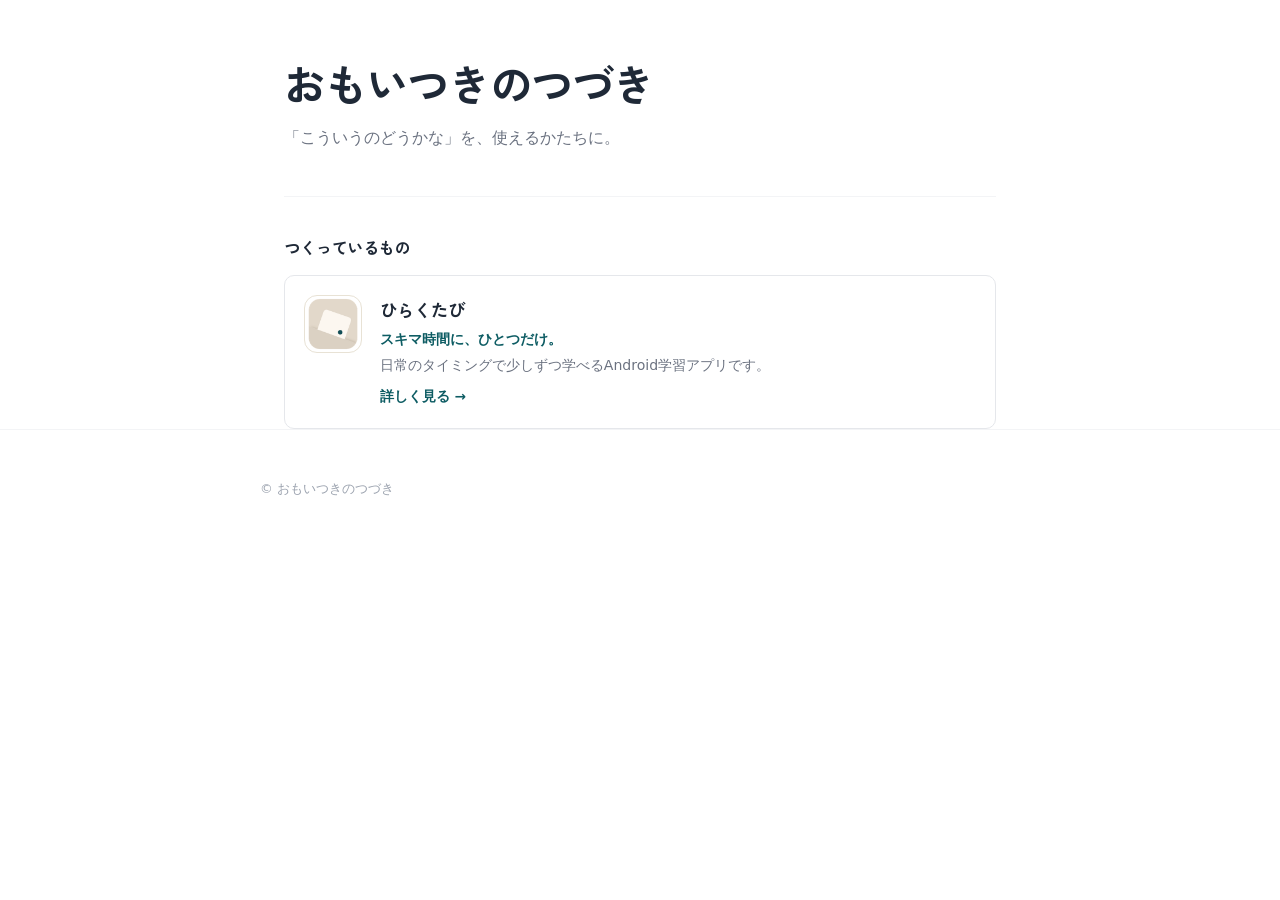
<file: index.html>
<!DOCTYPE html>
<html lang="ja">
<head>
  <meta charset="UTF-8">
  <meta name="viewport" content="width=device-width, initial-scale=1.0">
  <title>おもいつきのつづき</title>
  <meta name="description" content="日々の生活や学習の中で生まれたアイデアを、使いやすいアプリやコンテンツとして形にする「おもいつきのつづき」の公式サイトです。">

  <link rel="icon" href="hirakutabi/favicon.ico" sizes="any">
  <link rel="icon" href="hirakutabi/favicon.png" type="image/png">
  <link rel="apple-touch-icon" href="hirakutabi/apple-touch-icon.png">

  <link rel="preconnect" href="https://fonts.googleapis.com">
  <link rel="preconnect" href="https://fonts.gstatic.com" crossorigin>
  <link href="https://fonts.googleapis.com/css2?family=Zen+Kaku+Gothic+New:wght@500;700&amp;display=swap" rel="stylesheet">
  <link rel="stylesheet" href="hirakutabi/css/style.css">
</head>
<body class="brand-page">

  <main class="main-content brand-home">
    <section class="brand-intro">
      <h1 class="brand-title">おもいつきのつづき</h1>
      <p class="brand-lead">「こういうのどうかな」を、使えるかたちに。</p>
    </section>

    <section class="products-section" aria-labelledby="products-title">
      <div class="section-header-minimal">
        <h2 id="products-title" class="section-title-minimal">つくっているもの</h2>
      </div>

      <div class="product-list">
        <article class="product-item">
          <img src="hirakutabi/icons/hirakutabi_icon.png" alt="" class="product-link-icon">
          <div class="product-link-body">
            <h3>ひらくたび</h3>
            <p class="product-catch">スキマ時間に、ひとつだけ。</p>
            <p class="product-description">日常のタイミングで少しずつ学べるAndroid学習アプリです。</p>
            <a class="product-detail-link" href="hirakutabi/">詳しく見る <span aria-hidden="true">&rarr;</span></a>
          </div>
        </article>
      </div>
    </section>
  </main>

  <footer class="site-footer brand-footer">
    <div class="footer-container">
      <p class="copyright">&copy; おもいつきのつづき</p>
    </div>
  </footer>
</body>
</html>
</file>
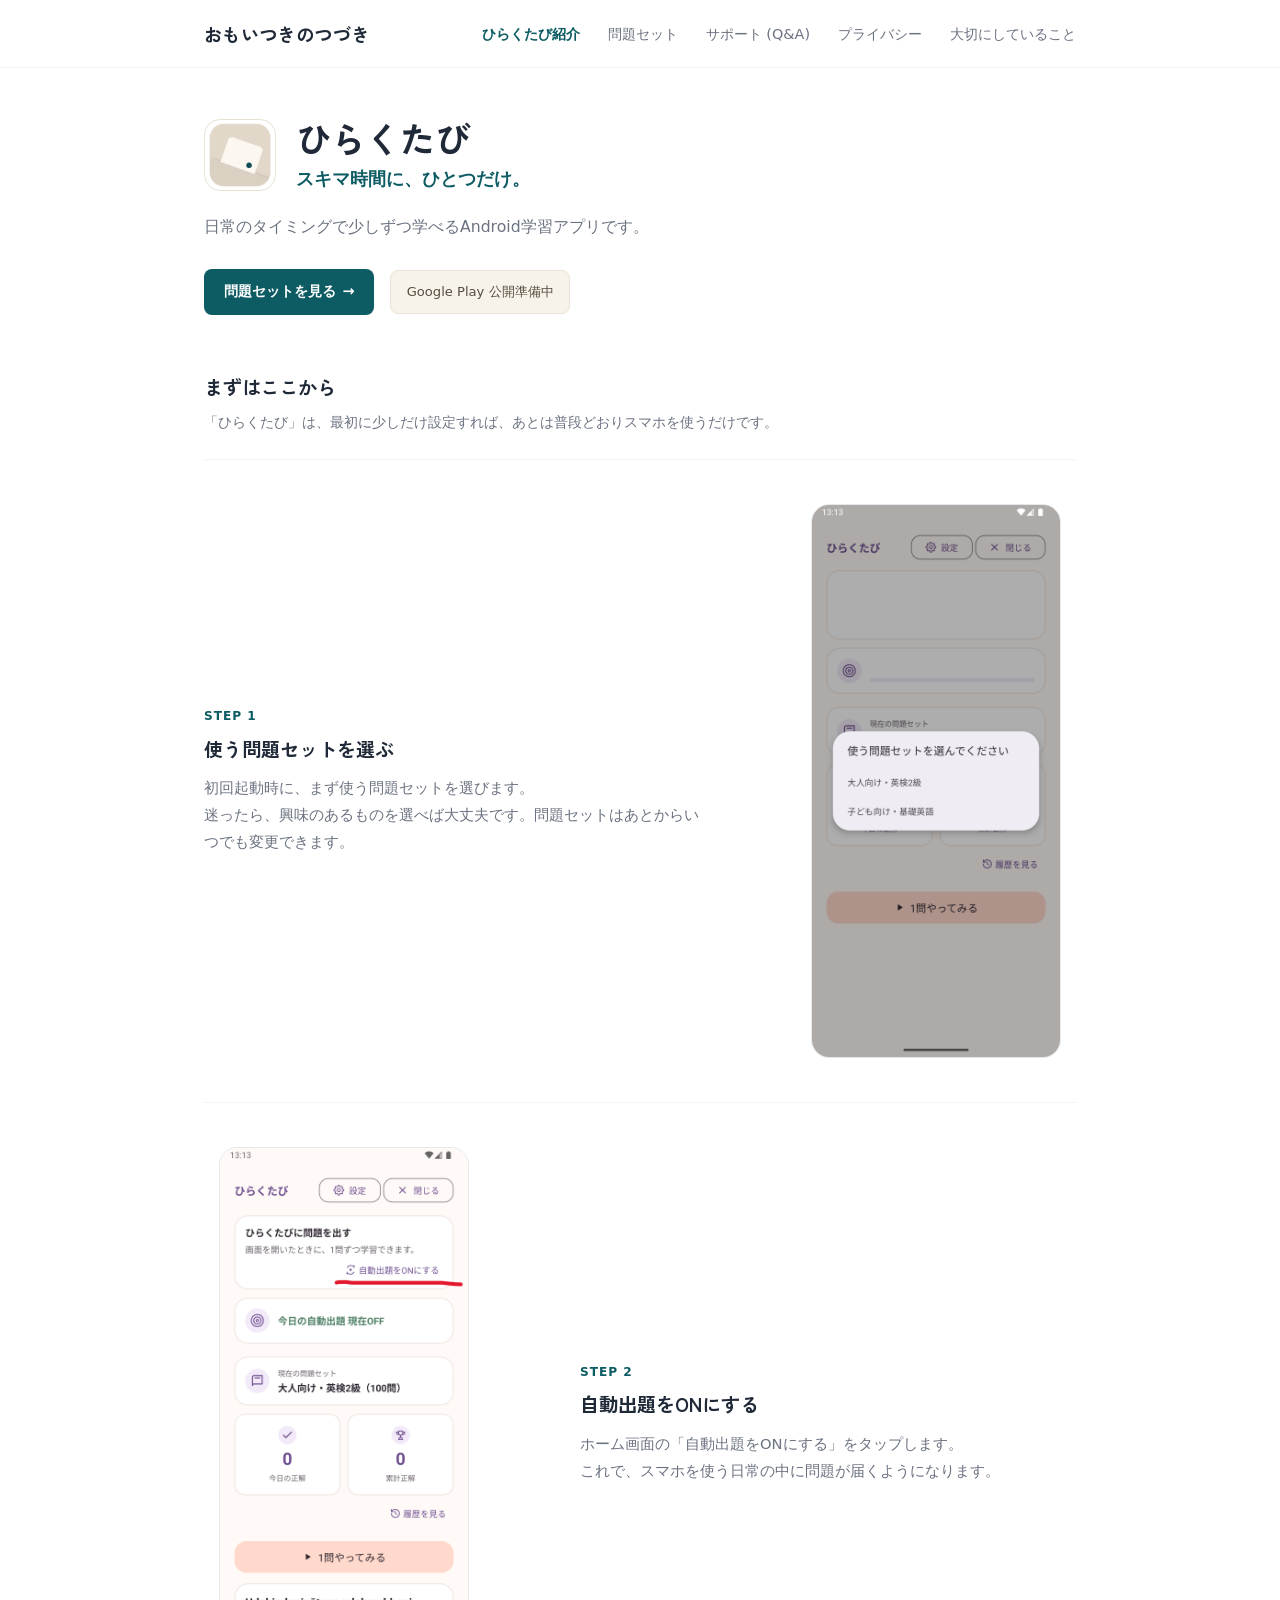
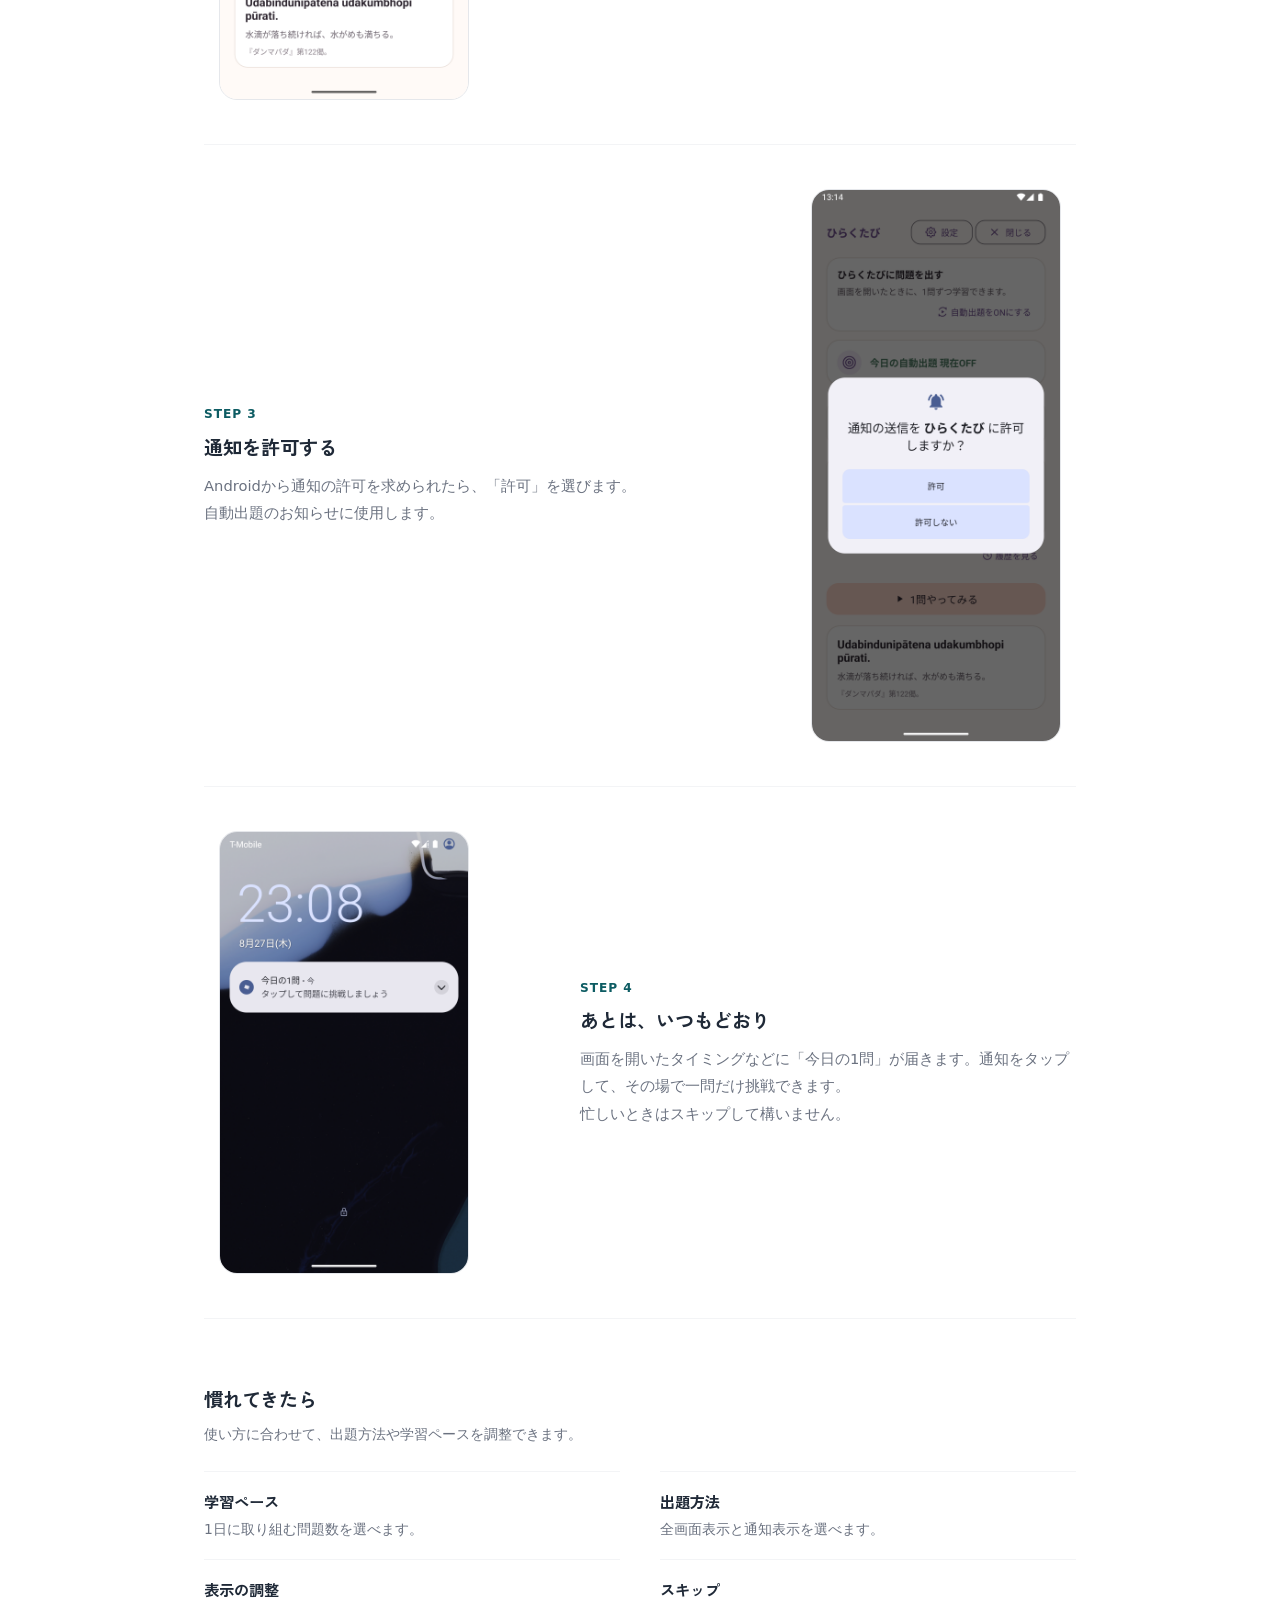
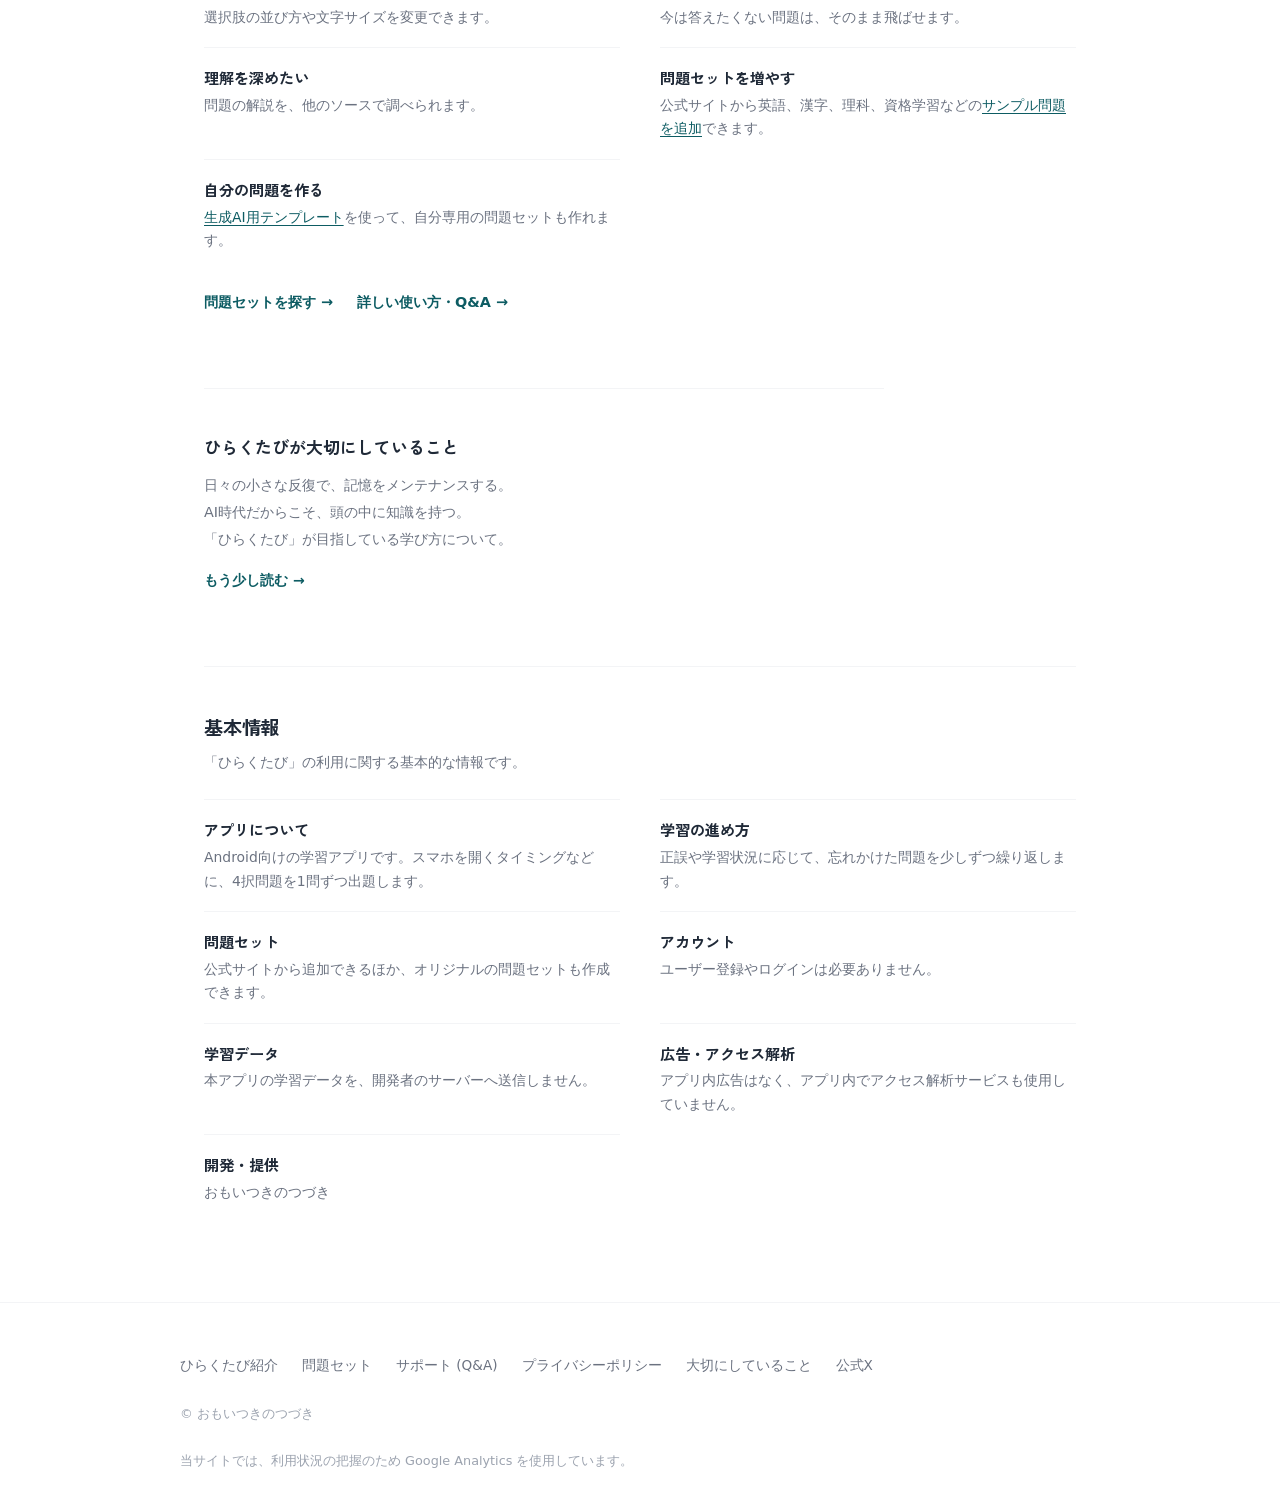
<file: hirakutabi/index.html>
<!DOCTYPE html>
<html lang="ja">
<head>
  <meta charset="UTF-8">
  <meta name="viewport" content="width=device-width, initial-scale=1.0">
  <!-- Google tag (gtag.js) -->
  <script async src="https://www.googletagmanager.com/gtag/js?id=G-EMWGLFLPD4"></script>
  <script>
    window.dataLayer = window.dataLayer || [];
    function gtag(){dataLayer.push(arguments);}
    gtag('js', new Date());
    gtag('config', 'G-EMWGLFLPD4');
  </script>
  <title>ひらくたび | スマホをひらくたびに学べるAndroid学習アプリ</title>
  <meta name="description" content="日常のタイミングで少しずつ学べるAndroid学習アプリ「ひらくたび」。スキマ時間を活用して、クイズ感覚で知識を深められます。">
  <link rel="canonical" href="https://omotsuzu.com/hirakutabi/">

  <meta property="og:title" content="ひらくたび | スマホをひらくたびに学べるAndroid学習アプリ">
  <meta property="og:description" content="日常のタイミングで少しずつ学べるAndroid学習アプリ「ひらくたび」。スキマ時間を活用して、クイズ感覚で知識を深められます。">
  <meta property="og:url" content="https://omotsuzu.com/hirakutabi/">
  <meta property="og:type" content="website">
  <meta property="og:site_name" content="おもいつきのつづき">
  <meta property="og:locale" content="ja_JP">
  
  <meta property="og:image"
      content="https://omotsuzu.com/hirakutabi/index.png">
  <meta property="og:image:secure_url"
      content="https://omotsuzu.com/hirakutabi/index.png">
  <meta property="og:image:type" content="image/png">
  <meta property="og:image:width" content="1200">
  <meta property="og:image:height" content="630">
  <meta property="og:image:alt"
      content="ひらくたび - スマホをひらくたびに、4択を1問。">

  <meta name="twitter:card" content="summary_large_image">
  <meta name="twitter:site" content="@hirakutabi">
  <meta name="twitter:image"
      content="https://omotsuzu.com/hirakutabi/index.png">
  <meta name="twitter:image:alt"
      content="ひらくたび - スマホをひらくたびに、4択を1問。">
  <!-- Favicon -->
  <link rel="icon" href="favicon.ico" sizes="any">
  <link rel="icon" href="favicon.png" type="image/png">
  <link rel="apple-touch-icon" href="apple-touch-icon.png">

  <!-- Google Fonts: Zen Kaku Gothic New -->
  <link rel="preconnect" href="https://fonts.googleapis.com">
  <link rel="preconnect" href="https://fonts.gstatic.com" crossorigin>
  <link href="https://fonts.googleapis.com/css2?family=Zen+Kaku+Gothic+New:wght@500;700&display=swap" rel="stylesheet">

  <link rel="stylesheet" href="css/style.css">
</head>
<body>

  <!-- ヘッダー -->
  <header class="site-header">
    <div class="header-container">
      <a href="../" class="site-brand">おもいつきのつづき</a>

      <button class="mobile-menu-btn" aria-label="メニューを開く">&#9776;</button>

      <nav>
        <ul class="nav-links">
          <li><a href="./" class="active">ひらくたび紹介</a></li>
          <li><a href="materials.html">問題セット</a></li>
          <li><a href="support.html">サポート (Q&amp;A)</a></li>
          <li><a href="privacy.html">プライバシー</a></li>
          <li><a href="about.html">大切にしていること</a></li>
        </ul>
      </nav>
    </div>
  </header>

  <!-- メインコンテンツ -->
  <main class="main-content">
    
    <!-- 「ひらくたび」アプリ主役のヒーローセクション -->
    <section class="hero-section-hirakutabi">
      
      <div class="hero-app-header">
        <img src="icons/hirakutabi_icon.png" alt="ひらくたび" class="hero-app-icon">
        <div class="hero-app-title-group">
          <h1 class="hero-app-name">ひらくたび</h1>
          <div class="hero-app-catch">スキマ時間に、ひとつだけ。</div>
        </div>
      </div>

      <p class="hero-app-sub">
        日常のタイミングで少しずつ学べるAndroid学習アプリです。
      </p>

      <div class="hero-cta-group">
        <a href="materials.html" class="btn-primary">
          <span>問題セットを見る</span>
          <span>&rarr;</span>
        </a>
        <span class="status-badge-warm">Google Play 公開準備中</span>
      </div>

    </section>

    <!-- 初めて使う人向けの使い方 -->
    <section class="getting-started-section" aria-labelledby="getting-started-title">
      <div class="section-header-minimal getting-started-header">
        <h2 id="getting-started-title" class="section-title-minimal">まずはここから</h2>
        <p class="section-desc-minimal">「ひらくたび」は、最初に少しだけ設定すれば、あとは普段どおりスマホを使うだけです。</p>
      </div>

      <div class="start-steps">
        <article class="start-step">
          <div class="start-step-copy">
            <p class="start-step-number">STEP 1</p>
            <h3>使う問題セットを選ぶ</h3>
            <p>
              初回起動時に、まず使う問題セットを選びます。<br>
              迷ったら、興味のあるものを選べば大丈夫です。問題セットはあとからいつでも変更できます。
            </p>
          </div>
          <div class="start-step-media">
            <img src="images/start/01-select-set.png" alt="ひらくたびで使う問題セットを選ぶ画面" loading="lazy">
          </div>
        </article>

        <article class="start-step">
          <div class="start-step-copy">
            <p class="start-step-number">STEP 2</p>
            <h3>自動出題をONにする</h3>
            <p>
              ホーム画面の「自動出題をONにする」をタップします。<br>
              これで、スマホを使う日常の中に問題が届くようになります。
            </p>
          </div>
          <div class="start-step-media">
            <img src="images/start/02-auto-on.png" alt="ひらくたびのホーム画面で自動出題をONにする場所" loading="lazy">
          </div>
        </article>

        <article class="start-step">
          <div class="start-step-copy">
            <p class="start-step-number">STEP 3</p>
            <h3>通知を許可する</h3>
            <p>
              Androidから通知の許可を求められたら、「許可」を選びます。<br>
              自動出題のお知らせに使用します。
            </p>
          </div>
          <div class="start-step-media">
            <img src="images/start/03-notification-permission.png" alt="Androidの通知許可画面で許可を選ぶ様子" loading="lazy">
          </div>
        </article>

        <article class="start-step">
          <div class="start-step-copy">
            <p class="start-step-number">STEP 4</p>
            <h3>あとは、いつもどおり</h3>
            <p>
              画面を開いたタイミングなどに「今日の1問」が届きます。通知をタップして、その場で一問だけ挑戦できます。<br>
              忙しいときはスキップして構いません。
            </p>
          </div>
          <div class="start-step-media">
            <img src="images/start/04-notification.png" alt="Androidのロック画面に届いたひらくたびの今日の1問通知" loading="lazy">
          </div>
        </article>
      </div>
    </section>

    <!-- 慣れてきた人向けの機能紹介 -->
    <section class="advanced-use-section" aria-labelledby="advanced-use-title">
      <div class="section-header-minimal">
        <h2 id="advanced-use-title" class="section-title-minimal">慣れてきたら</h2>
        <p class="section-desc-minimal">使い方に合わせて、出題方法や学習ペースを調整できます。</p>
      </div>

      <dl class="feature-list">
        <div class="feature-item">
          <dt>学習ペース</dt>
          <dd>1日に取り組む問題数を選べます。</dd>
        </div>
        <div class="feature-item">
          <dt>出題方法</dt>
          <dd>全画面表示と通知表示を選べます。</dd>
        </div>
        <div class="feature-item">
          <dt>表示の調整</dt>
          <dd>選択肢の並び方や文字サイズを変更できます。</dd>
        </div>
        <div class="feature-item">
          <dt>スキップ</dt>
          <dd>今は答えたくない問題は、そのまま飛ばせます。</dd>
        </div>
        <div class="feature-item">
          <dt>理解を深めたい</dt>
          <dd>問題の解説を、他のソースで調べられます。</dd>
        </div>
        <div class="feature-item">
          <dt>問題セットを増やす</dt>
          <dd>公式サイトから英語、漢字、理科、資格学習などの<a href="materials.html">サンプル問題を追加</a>できます。</dd>
        </div>
        <div class="feature-item">
          <dt>自分の問題を作る</dt>
          <dd><a href="support.html#how-to-create">生成AI用テンプレート</a>を使って、自分専用の問題セットも作れます。</dd>
        </div>
      </dl>

      <nav class="guide-links" aria-label="使い方の関連ページ">
        <a href="materials.html">問題セットを探す <span aria-hidden="true">&rarr;</span></a>
        <a href="support.html">詳しい使い方・Q&amp;A <span aria-hidden="true">&rarr;</span></a>
      </nav>
    </section>

    <!-- コンセプトページへの控えめな導線 -->
    <section class="concept-teaser" aria-labelledby="concept-teaser-title">
      <h2 id="concept-teaser-title">ひらくたびが大切にしていること</h2>
      <p>
        日々の小さな反復で、記憶をメンテナンスする。<br>
        AI時代だからこそ、頭の中に知識を持つ。<br>
        「ひらくたび」が目指している学び方について。
      </p>
      <a href="about.html">もう少し読む <span aria-hidden="true">&rarr;</span></a>
    </section>

    <!-- アプリの事実情報をまとめた基本情報 -->
    <section class="app-facts" aria-labelledby="app-facts-title">
      <div class="section-header-minimal">
        <h2 id="app-facts-title" class="section-title-minimal">基本情報</h2>
        <p class="section-desc-minimal">「ひらくたび」の利用に関する基本的な情報です。</p>
      </div>

      <dl class="feature-list app-facts-list">
        <div class="feature-item">
          <dt>アプリについて</dt>
          <dd>Android向けの学習アプリです。スマホを開くタイミングなどに、4択問題を1問ずつ出題します。</dd>
        </div>
        <div class="feature-item">
          <dt>学習の進め方</dt>
          <dd>正誤や学習状況に応じて、忘れかけた問題を少しずつ繰り返します。</dd>
        </div>
        <div class="feature-item">
          <dt>問題セット</dt>
          <dd>公式サイトから追加できるほか、オリジナルの問題セットも作成できます。</dd>
        </div>
        <div class="feature-item">
          <dt>アカウント</dt>
          <dd>ユーザー登録やログインは必要ありません。</dd>
        </div>
        <div class="feature-item">
          <dt>学習データ</dt>
          <dd>本アプリの学習データを、開発者のサーバーへ送信しません。</dd>
        </div>
        <div class="feature-item">
          <dt>広告・アクセス解析</dt>
          <dd>アプリ内広告はなく、アプリ内でアクセス解析サービスも使用していません。</dd>
        </div>
        <div class="feature-item">
          <dt>開発・提供</dt>
          <dd>おもいつきのつづき</dd>
        </div>
      </dl>
    </section>

  </main>

  <!-- フッター -->
  <footer class="site-footer">
    <div class="footer-container">
      <ul class="footer-nav">
        <li><a href="./">ひらくたび紹介</a></li>
        <li><a href="materials.html">問題セット</a></li>
        <li><a href="support.html">サポート (Q&amp;A)</a></li>
        <li><a href="privacy.html">プライバシーポリシー</a></li>
        <li><a href="about.html">大切にしていること</a></li>
        <li><a href="https://x.com/hirakutabi" rel="me">公式X</a></li>
      </ul>
      <p class="copyright">&copy; おもいつきのつづき</p>
      <p class="copyright">当サイトでは、利用状況の把握のため Google Analytics を使用しています。</p>
    </div>
  </footer>

  <script src="js/main.js"></script>
</body>
</html>
</file>
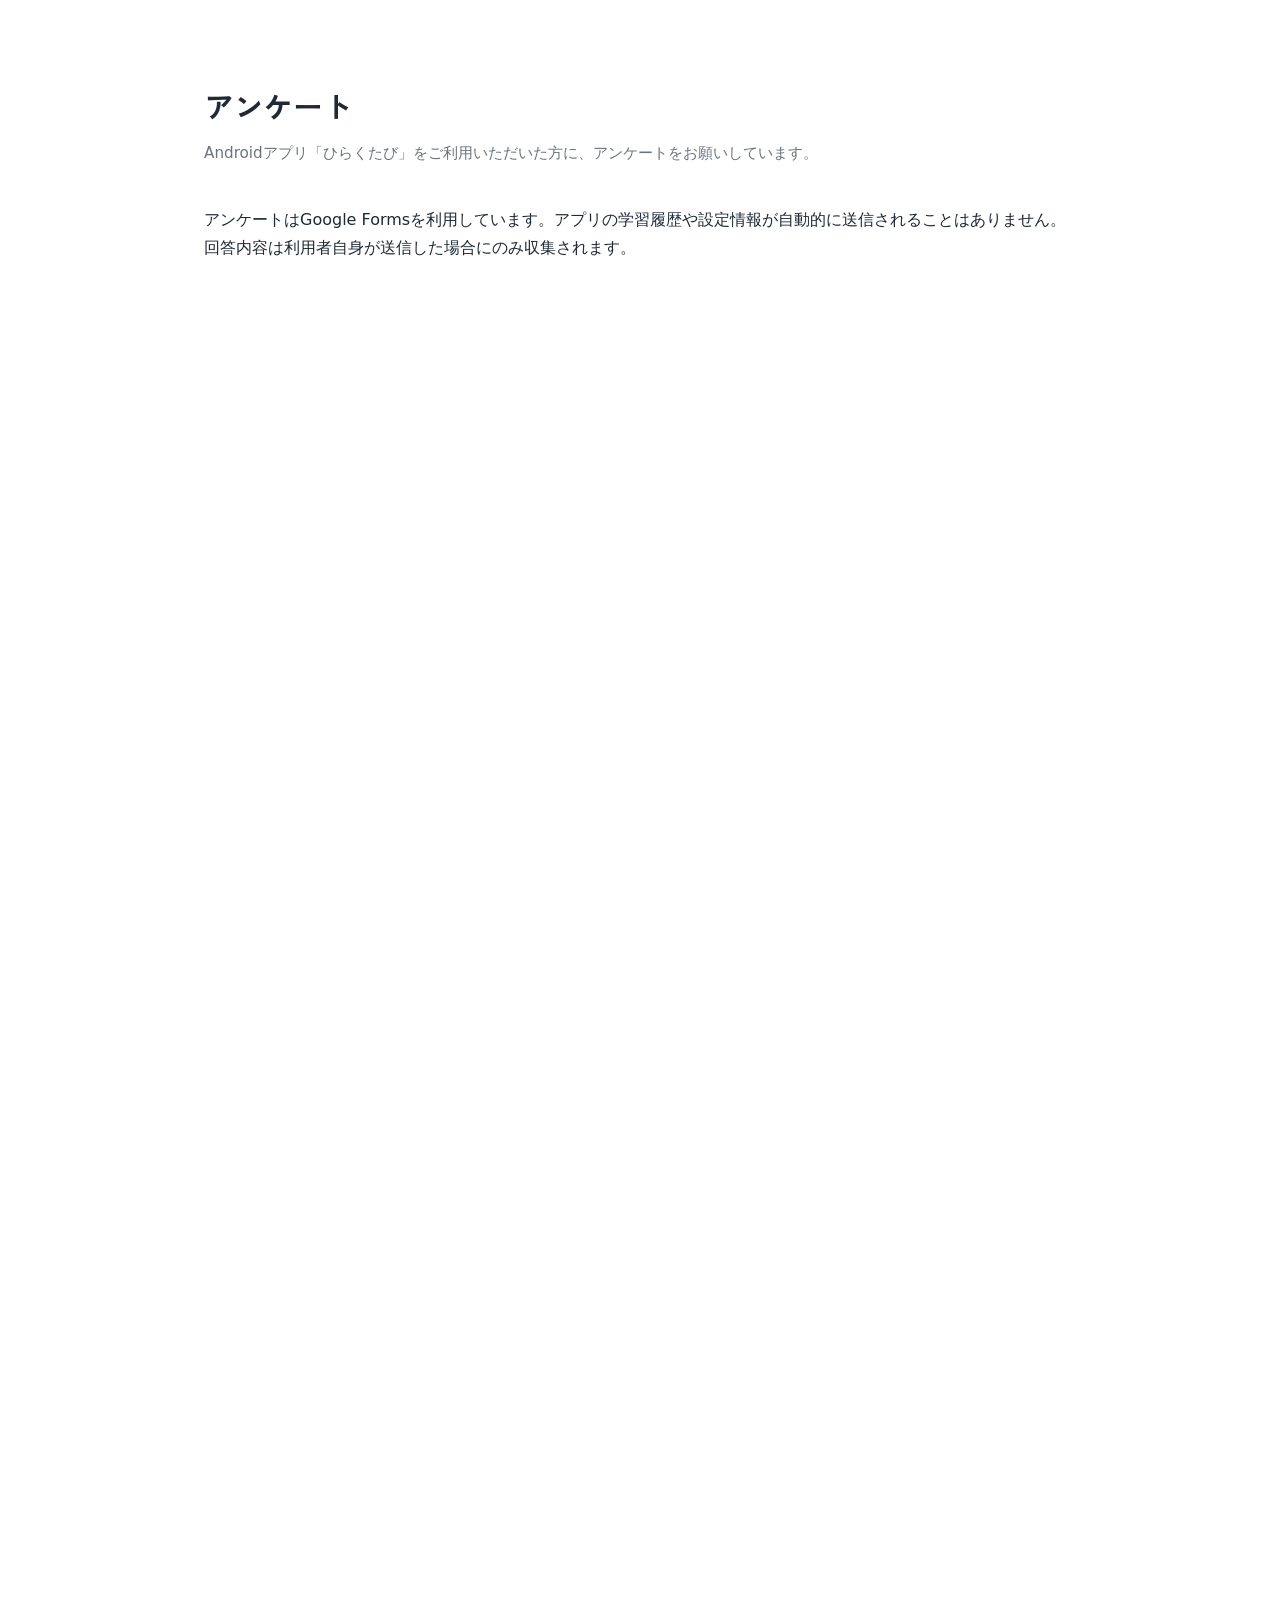
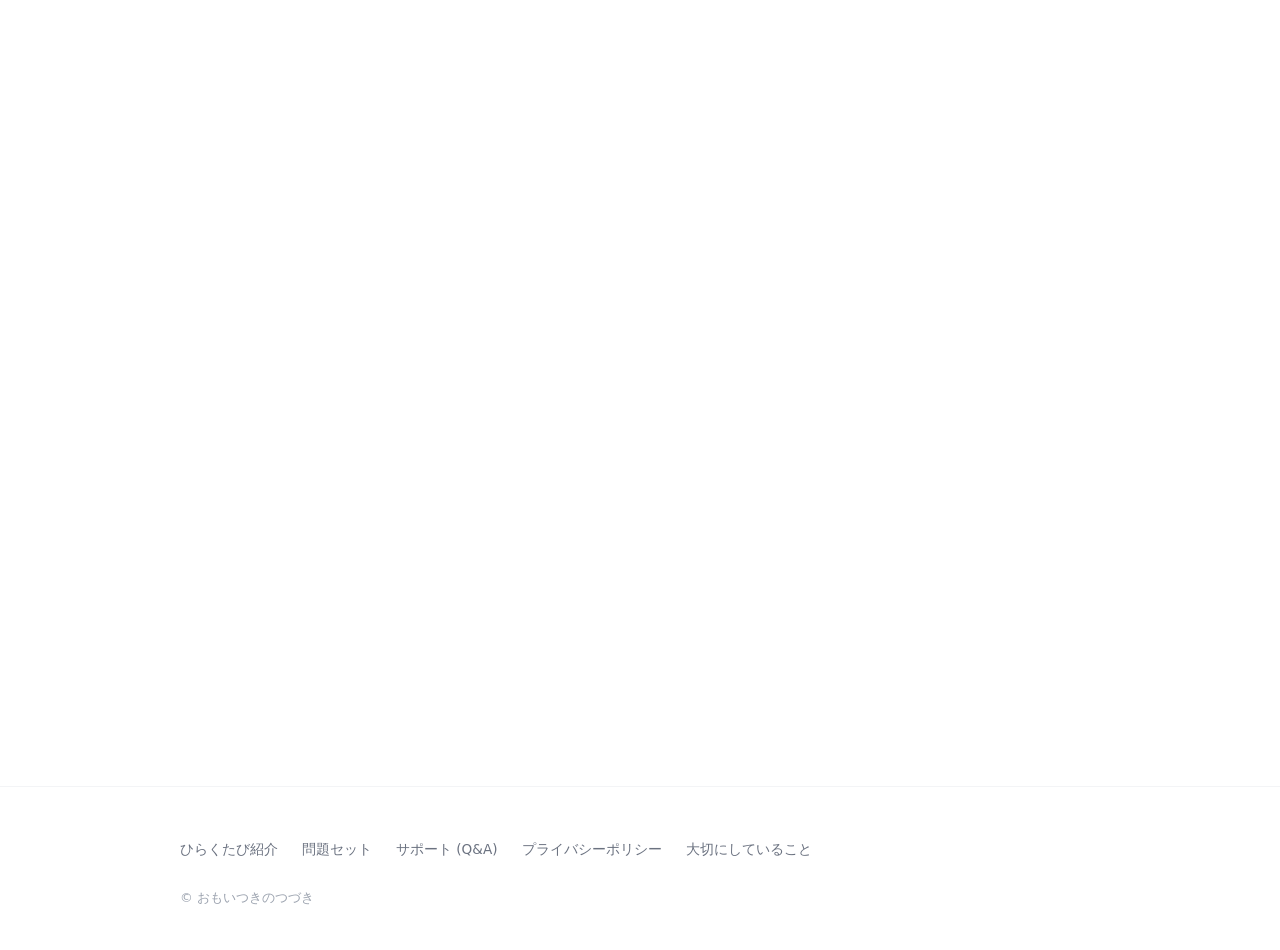
<file: hirakutabi/survey/index.html>
<!DOCTYPE html>
<html lang="ja">
<head>
  <!-- Google tag (gtag.js) -->
  <script async src="https://www.googletagmanager.com/gtag/js?id=G-EMWGLFLPD4"></script>
  <script>
    window.dataLayer = window.dataLayer || [];
    function gtag(){dataLayer.push(arguments);}
    gtag('js', new Date());
    gtag('config', 'G-EMWGLFLPD4');
  </script>
  <meta charset="UTF-8">
  <meta name="viewport" content="width=device-width, initial-scale=1.0">
  <title>アンケート | おもいつきのつづき</title>
  <meta name="description" content="学習アプリ「ひらくたび」についてのアンケートです。">
  <meta name="robots" content="noindex, nofollow, noarchive">
  
  <!-- Favicon -->
  <link rel="icon" href="../favicon.ico" sizes="any">
  <link rel="icon" href="../favicon.png" type="image/png">
  <link rel="apple-touch-icon" href="../apple-touch-icon.png">

  <!-- Google Fonts: Zen Kaku Gothic New -->
  <link rel="preconnect" href="https://fonts.googleapis.com">
  <link rel="preconnect" href="https://fonts.gstatic.com" crossorigin>
  <link href="https://fonts.googleapis.com/css2?family=Zen+Kaku+Gothic+New:wght@500;700&display=swap" rel="stylesheet">

  <link rel="stylesheet" href="../css/style.css">
</head>
<body class="survey-standalone">
  <main class="main-content">
    
    <div class="page-header">
      <h1 class="page-title">アンケート</h1>
      <p class="page-subtitle">Androidアプリ「ひらくたび」をご利用いただいた方に、アンケートをお願いしています。</p>
    </div>
    <div class="content-block">
      アンケートはGoogle Formsを利用しています。アプリの学習履歴や設定情報が自動的に送信されることはありません。回答内容は利用者自身が送信した場合にのみ収集されます。
    </div>
    <div class="survey-form" id="survey-form">
     <iframe id="google-form" src="https://docs.google.com/forms/d/e/1FAIpQLSchRiVgLgGL_XYzbhzI0G4W3IaTPYJykDXBEV6AF2oDt5JIxA/viewform?embedded=true" height="1996" frameborder="0" marginheight="0" marginwidth="0">読み込んでいます…
    </iframe>
   </div>
  </main>

  <footer class="site-footer">
    <div class="footer-container">
      <ul class="footer-nav">
        <li><a href="../index.html">ひらくたび紹介</a></li>
        <li><a href="../materials.html">問題セット</a></li>
        <li><a href="../support.html">サポート (Q&amp;A)</a></li>
        <li><a href="../privacy.html">プライバシーポリシー</a></li>
        <li><a href="../about.html">大切にしていること</a></li>
      </ul>
      <p class="copyright">&copy; おもいつきのつづき</p>
    </div>
  </footer>
  <script>
    const formFrame = document.getElementById('google-form');
    const formContainer = document.getElementById('survey-form');

    let initialLoad = true;

    formFrame.addEventListener('load', () => {
      if (initialLoad) {
        initialLoad = false;
        return;
      }

      formContainer.scrollIntoView({
        behavior: 'smooth',
        block: 'start'
      });
    });
  </script>
</body>
</html>
</file>
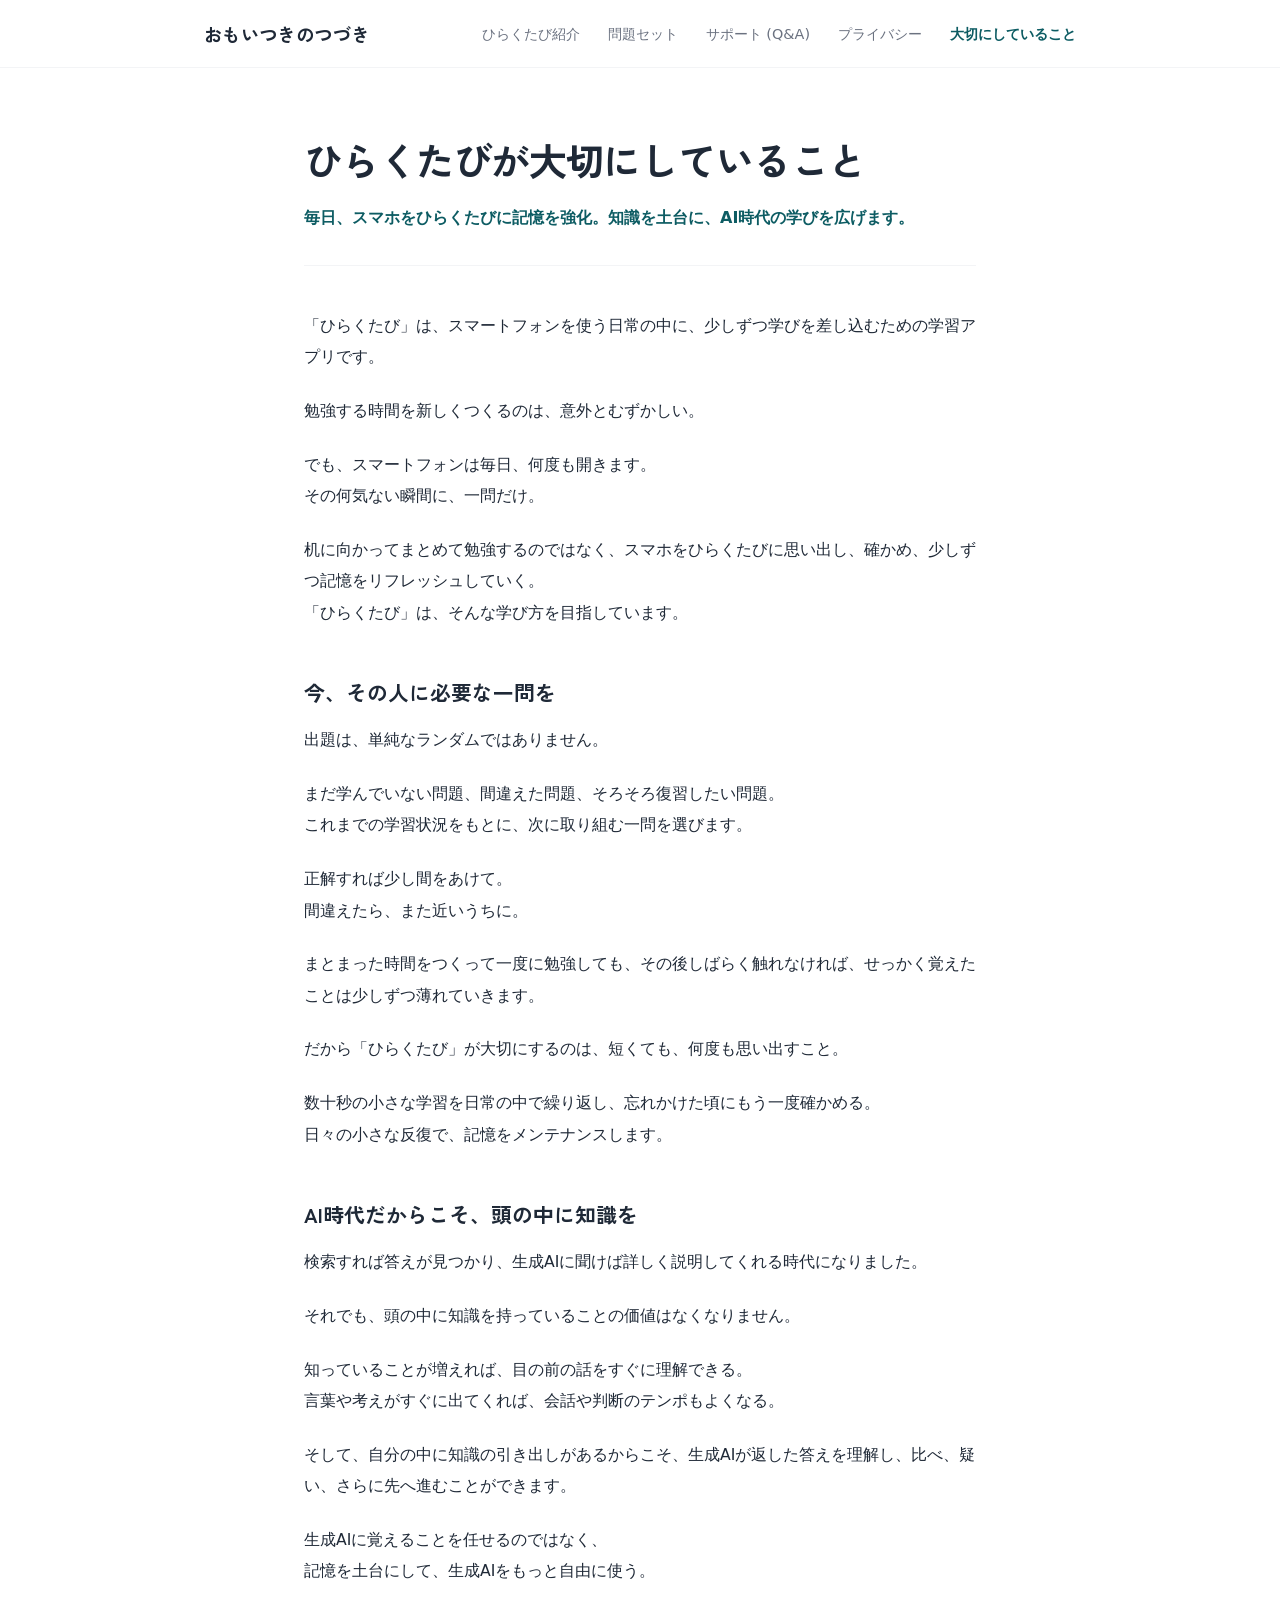
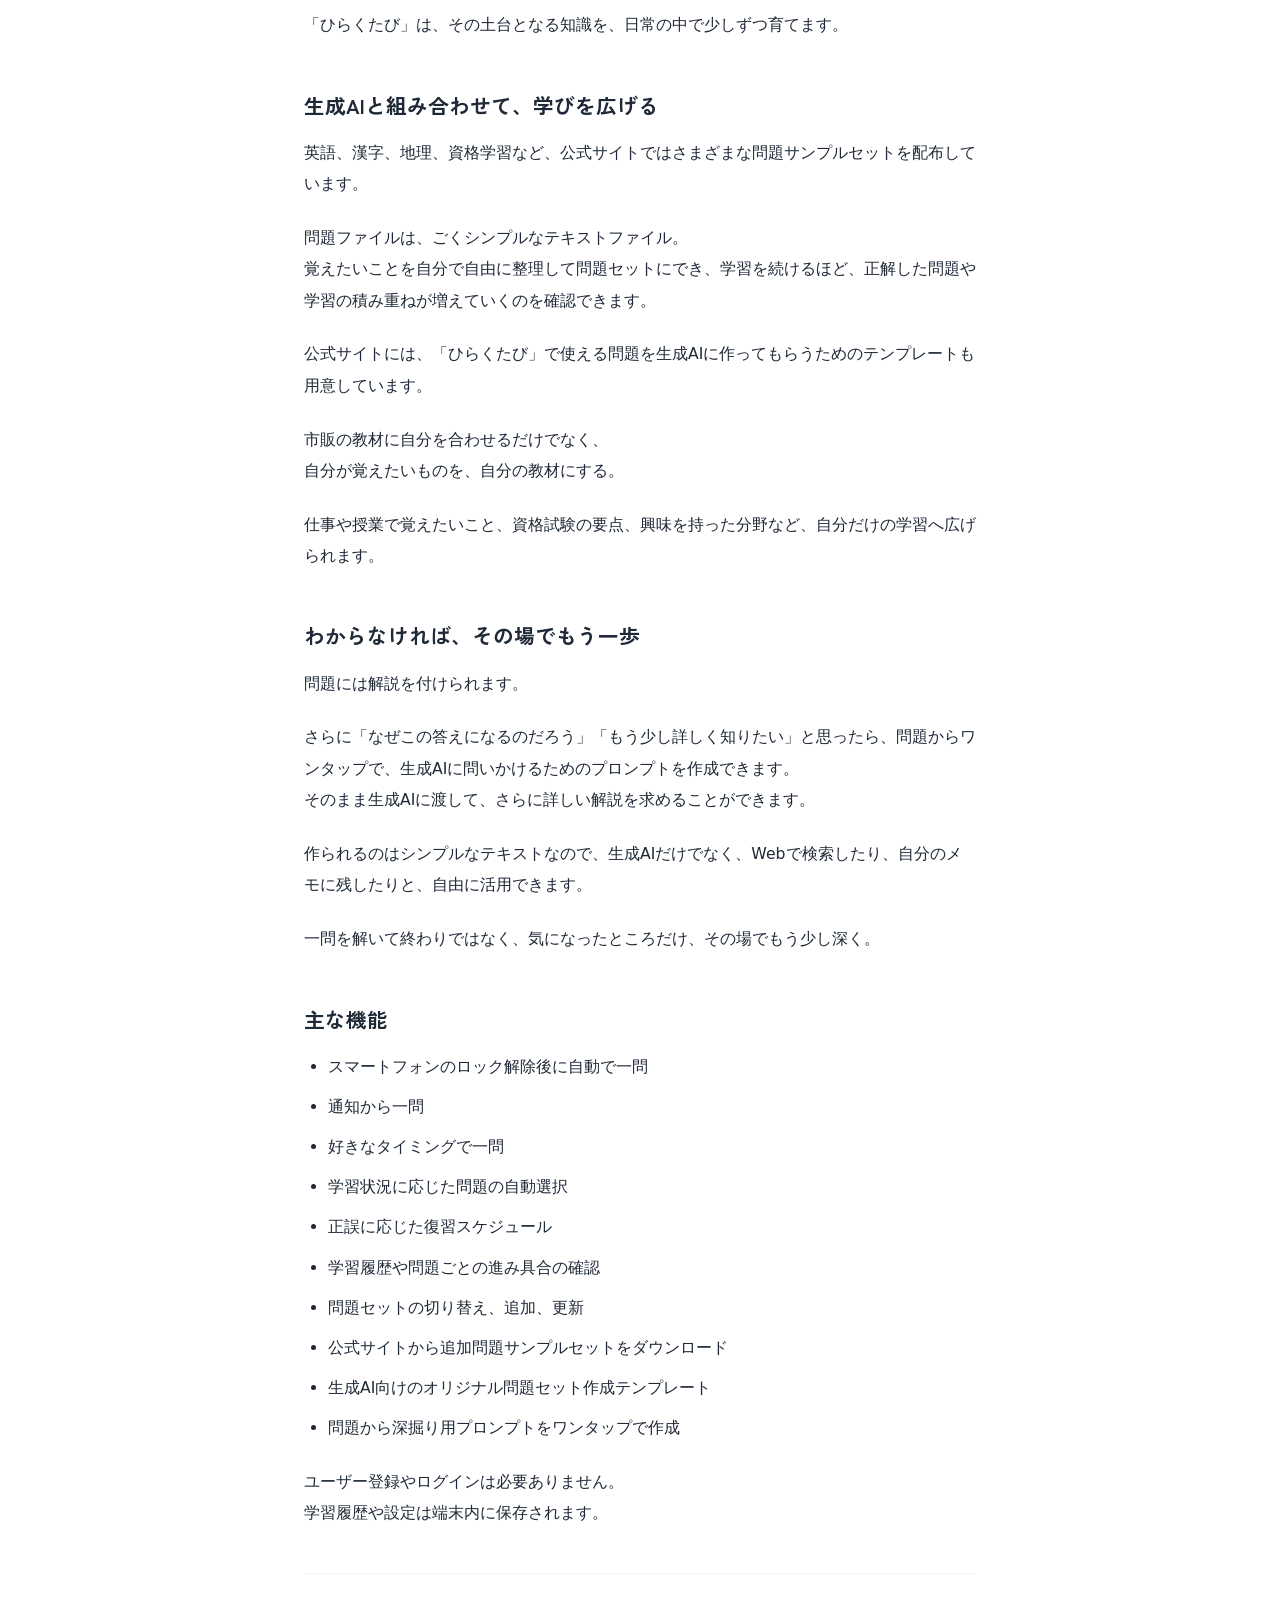
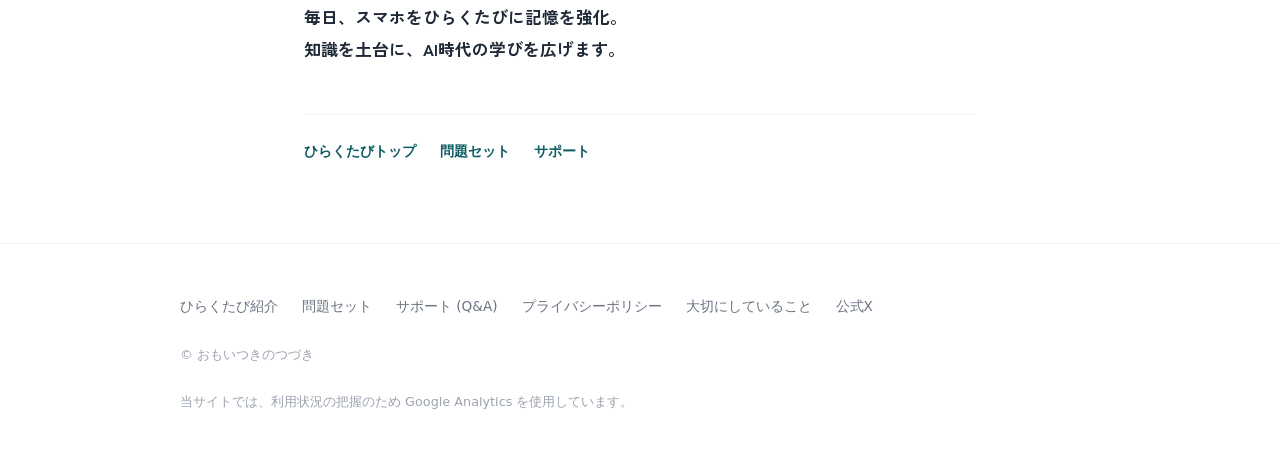
<file: hirakutabi/about.html>
<!DOCTYPE html>
<html lang="ja">
<head>
  <meta charset="UTF-8">
  <meta name="viewport" content="width=device-width, initial-scale=1.0">
  <!-- Google tag (gtag.js) -->
  <script async src="https://www.googletagmanager.com/gtag/js?id=G-EMWGLFLPD4"></script>
  <script>
    window.dataLayer = window.dataLayer || [];
    function gtag(){dataLayer.push(arguments);}
    gtag('js', new Date());
    gtag('config', 'G-EMWGLFLPD4');
  </script>
  <title>ひらくたびが大切にしていること</title>
  <meta name="description" content="「ひらくたび」が大切にしている、日々の反復、記憶、AI時代の学びについて紹介します。">
  <link rel="canonical" href="https://omotsuzu.com/hirakutabi/about.html">

  <meta property="og:title" content="ひらくたびが大切にしていること">
  <meta property="og:description" content="「ひらくたび」が大切にしている、日々の反復、記憶、AI時代の学びについて紹介します。">
  <meta property="og:url" content="https://omotsuzu.com/hirakutabi/about.html">
  <meta property="og:type" content="website">
  <meta property="og:site_name" content="おもいつきのつづき">
  <meta property="og:locale" content="ja_JP">

  <meta property="og:image"
      content="https://omotsuzu.com/hirakutabi/about.png">
  <meta property="og:image:secure_url"
      content="https://omotsuzu.com/hirakutabi/about.png">
  <meta property="og:image:type" content="image/png">
  <meta property="og:image:width" content="1200">
  <meta property="og:image:height" content="630">
  <meta property="og:image:alt"
      content="ひらくたびが大切にしていること - 知識を土台に、AI時代の学びを広げる">

  <meta name="twitter:card" content="summary_large_image">
  <meta name="twitter:site" content="@hirakutabi">
  <meta name="twitter:image"
      content="https://omotsuzu.com/hirakutabi/about.png">
  <meta name="twitter:image:alt"
      content="ひらくたびが大切にしていること - 知識を土台に、AI時代の学びを広げる">

  <link rel="icon" href="favicon.ico" sizes="any">
  <link rel="icon" href="favicon.png" type="image/png">
  <link rel="apple-touch-icon" href="apple-touch-icon.png">

  <link rel="preconnect" href="https://fonts.googleapis.com">
  <link rel="preconnect" href="https://fonts.gstatic.com" crossorigin>
  <link href="https://fonts.googleapis.com/css2?family=Zen+Kaku+Gothic+New:wght@500;700&amp;display=swap" rel="stylesheet">

  <link rel="stylesheet" href="css/style.css">
</head>
<body>
  <header class="site-header">
    <div class="header-container">
      <a href="../" class="site-brand">おもいつきのつづき</a>

      <button class="mobile-menu-btn" aria-label="メニューを開く">&#9776;</button>

      <nav>
        <ul class="nav-links">
          <li><a href="./">ひらくたび紹介</a></li>
          <li><a href="materials.html">問題セット</a></li>
          <li><a href="support.html">サポート (Q&amp;A)</a></li>
          <li><a href="privacy.html">プライバシー</a></li>
          <li><a href="about.html" class="active">大切にしていること</a></li>
        </ul>
      </nav>
    </div>
  </header>

  <main class="main-content reading-main">
    <article class="reading-article">
      <header class="reading-header">
        <h1>ひらくたびが大切にしていること</h1>
        <p class="reading-lead">毎日、スマホをひらくたびに記憶を強化。知識を土台に、AI時代の学びを広げます。</p>
      </header>

      <div class="reading-content">
        <p>「ひらくたび」は、スマートフォンを使う日常の中に、少しずつ学びを差し込むための学習アプリです。</p>

        <p>勉強する時間を新しくつくるのは、意外とむずかしい。</p>

        <p>
          でも、スマートフォンは毎日、何度も開きます。<br>
          その何気ない瞬間に、一問だけ。
        </p>

        <p>
          机に向かってまとめて勉強するのではなく、スマホをひらくたびに思い出し、確かめ、少しずつ記憶をリフレッシュしていく。<br>
          「ひらくたび」は、そんな学び方を目指しています。
        </p>

        <h2>今、その人に必要な一問を</h2>

        <p>出題は、単純なランダムではありません。</p>

        <p>
          まだ学んでいない問題、間違えた問題、そろそろ復習したい問題。<br>
          これまでの学習状況をもとに、次に取り組む一問を選びます。
        </p>

        <p>
          正解すれば少し間をあけて。<br>
          間違えたら、また近いうちに。
        </p>

        <p>まとまった時間をつくって一度に勉強しても、その後しばらく触れなければ、せっかく覚えたことは少しずつ薄れていきます。</p>

        <p>だから「ひらくたび」が大切にするのは、短くても、何度も思い出すこと。</p>

        <p>
          数十秒の小さな学習を日常の中で繰り返し、忘れかけた頃にもう一度確かめる。<br>
          日々の小さな反復で、記憶をメンテナンスします。
        </p>

        <h2>AI時代だからこそ、頭の中に知識を</h2>

        <p>検索すれば答えが見つかり、生成AIに聞けば詳しく説明してくれる時代になりました。</p>

        <p>それでも、頭の中に知識を持っていることの価値はなくなりません。</p>

        <p>
          知っていることが増えれば、目の前の話をすぐに理解できる。<br>
          言葉や考えがすぐに出てくれば、会話や判断のテンポもよくなる。
        </p>

        <p>そして、自分の中に知識の引き出しがあるからこそ、生成AIが返した答えを理解し、比べ、疑い、さらに先へ進むことができます。</p>

        <p>
          生成AIに覚えることを任せるのではなく、<br>
          記憶を土台にして、生成AIをもっと自由に使う。
        </p>

        <p>「ひらくたび」は、その土台となる知識を、日常の中で少しずつ育てます。</p>

        <h2>生成AIと組み合わせて、学びを広げる</h2>

        <p>英語、漢字、地理、資格学習など、公式サイトではさまざまな問題サンプルセットを配布しています。</p>

        <p>
          問題ファイルは、ごくシンプルなテキストファイル。<br>
          覚えたいことを自分で自由に整理して問題セットにでき、学習を続けるほど、正解した問題や学習の積み重ねが増えていくのを確認できます。
        </p>

        <p>公式サイトには、「ひらくたび」で使える問題を生成AIに作ってもらうためのテンプレートも用意しています。</p>

        <p>
          市販の教材に自分を合わせるだけでなく、<br>
          自分が覚えたいものを、自分の教材にする。
        </p>

        <p>仕事や授業で覚えたいこと、資格試験の要点、興味を持った分野など、自分だけの学習へ広げられます。</p>

        <h2>わからなければ、その場でもう一歩</h2>

        <p>問題には解説を付けられます。</p>

        <p>
          さらに「なぜこの答えになるのだろう」「もう少し詳しく知りたい」と思ったら、問題からワンタップで、生成AIに問いかけるためのプロンプトを作成できます。<br>
          そのまま生成AIに渡して、さらに詳しい解説を求めることができます。
        </p>

        <p>作られるのはシンプルなテキストなので、生成AIだけでなく、Webで検索したり、自分のメモに残したりと、自由に活用できます。</p>

        <p>一問を解いて終わりではなく、気になったところだけ、その場でもう少し深く。</p>

        <h2>主な機能</h2>

        <ul class="reading-feature-list">
          <li>スマートフォンのロック解除後に自動で一問</li>
          <li>通知から一問</li>
          <li>好きなタイミングで一問</li>
          <li>学習状況に応じた問題の自動選択</li>
          <li>正誤に応じた復習スケジュール</li>
          <li>学習履歴や問題ごとの進み具合の確認</li>
          <li>問題セットの切り替え、追加、更新</li>
          <li>公式サイトから追加問題サンプルセットをダウンロード</li>
          <li>生成AI向けのオリジナル問題セット作成テンプレート</li>
          <li>問題から深掘り用プロンプトをワンタップで作成</li>
        </ul>

        <p>
          ユーザー登録やログインは必要ありません。<br>
          学習履歴や設定は端末内に保存されます。
        </p>

        <p class="reading-closing">
          毎日、スマホをひらくたびに記憶を強化。<br>
          知識を土台に、AI時代の学びを広げます。
        </p>
      </div>

      <nav class="reading-links" aria-label="関連ページ">
        <a href="./">ひらくたびトップ</a>
        <a href="materials.html">問題セット</a>
        <a href="support.html">サポート</a>
      </nav>
    </article>
  </main>

  <footer class="site-footer">
    <div class="footer-container">
      <ul class="footer-nav">
        <li><a href="./">ひらくたび紹介</a></li>
        <li><a href="materials.html">問題セット</a></li>
        <li><a href="support.html">サポート (Q&amp;A)</a></li>
        <li><a href="privacy.html">プライバシーポリシー</a></li>
        <li><a href="about.html">大切にしていること</a></li>
        <li><a href="https://x.com/hirakutabi" rel="me">公式X</a></li>
      </ul>
      <p class="copyright">&copy; おもいつきのつづき</p>
      <p class="copyright">当サイトでは、利用状況の把握のため Google Analytics を使用しています。</p>
    </div>
  </footer>

  <script src="js/main.js"></script>
</body>
</html>
</file>
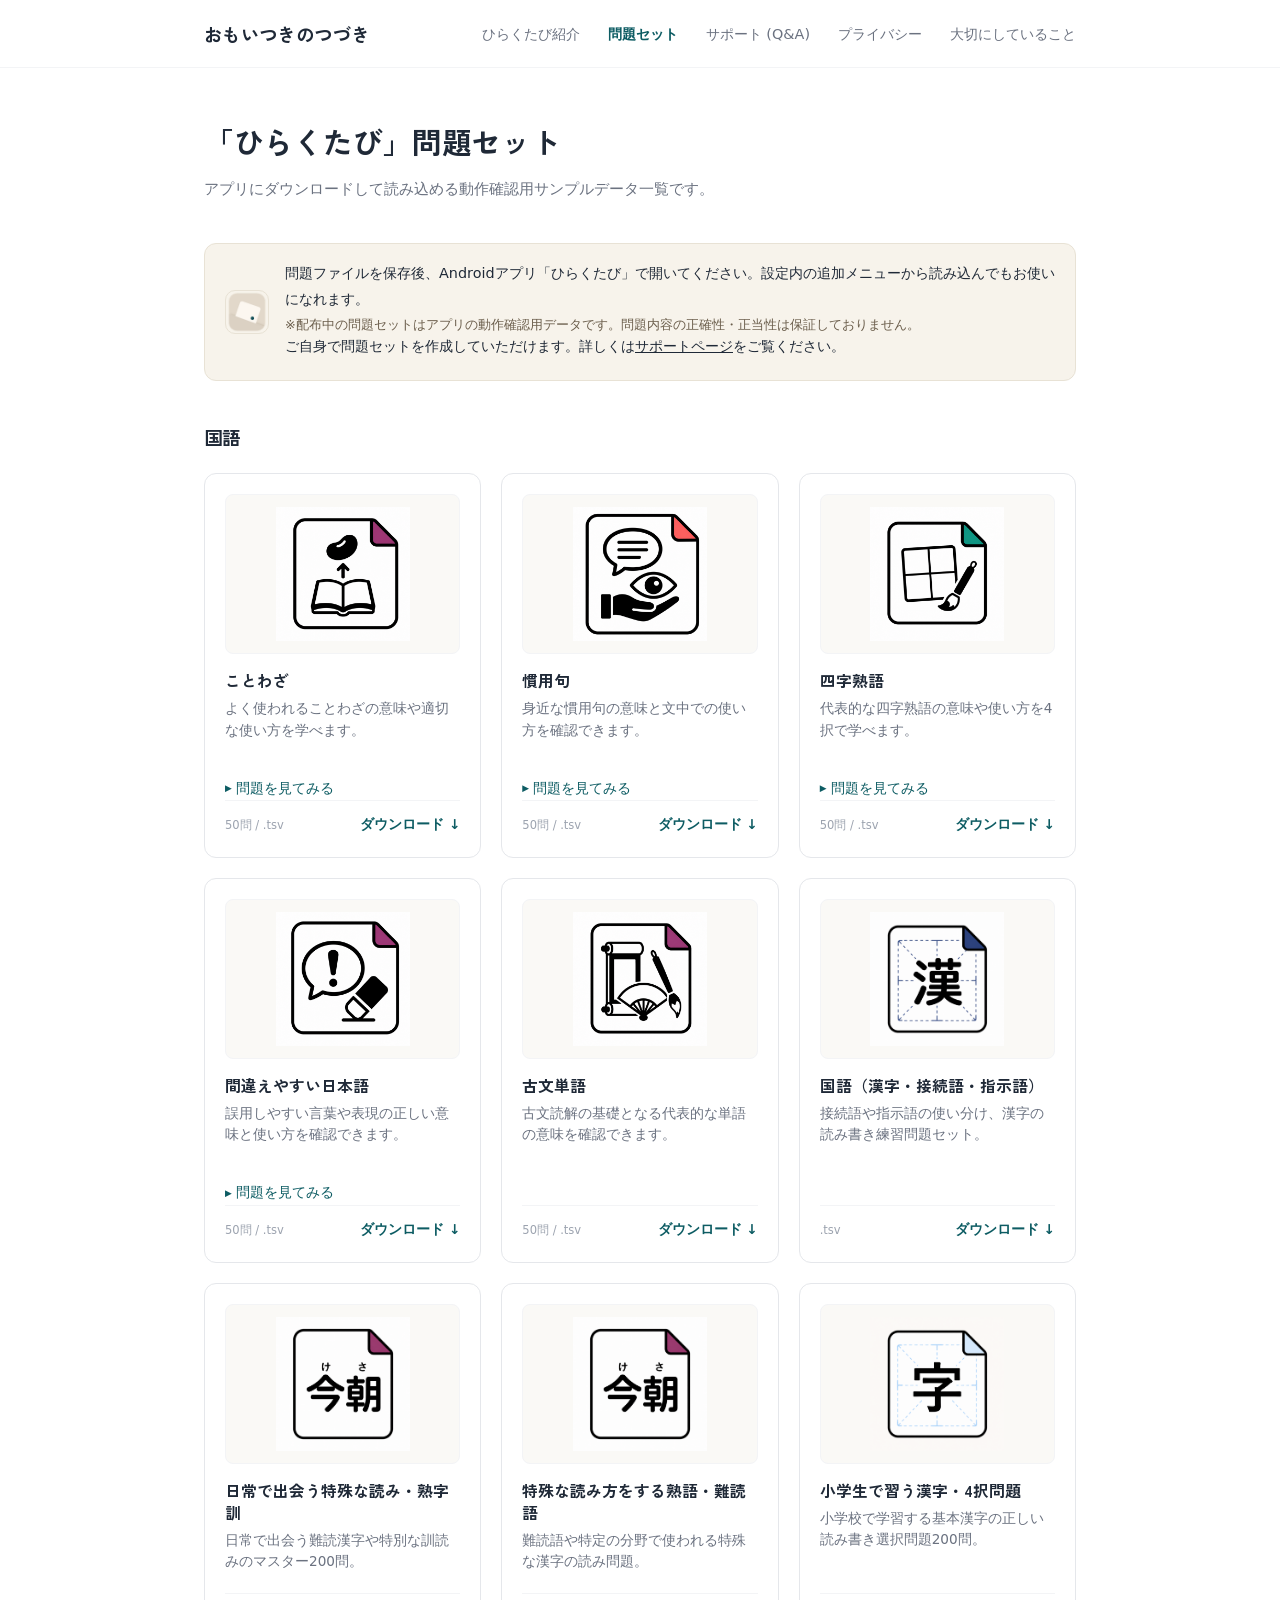
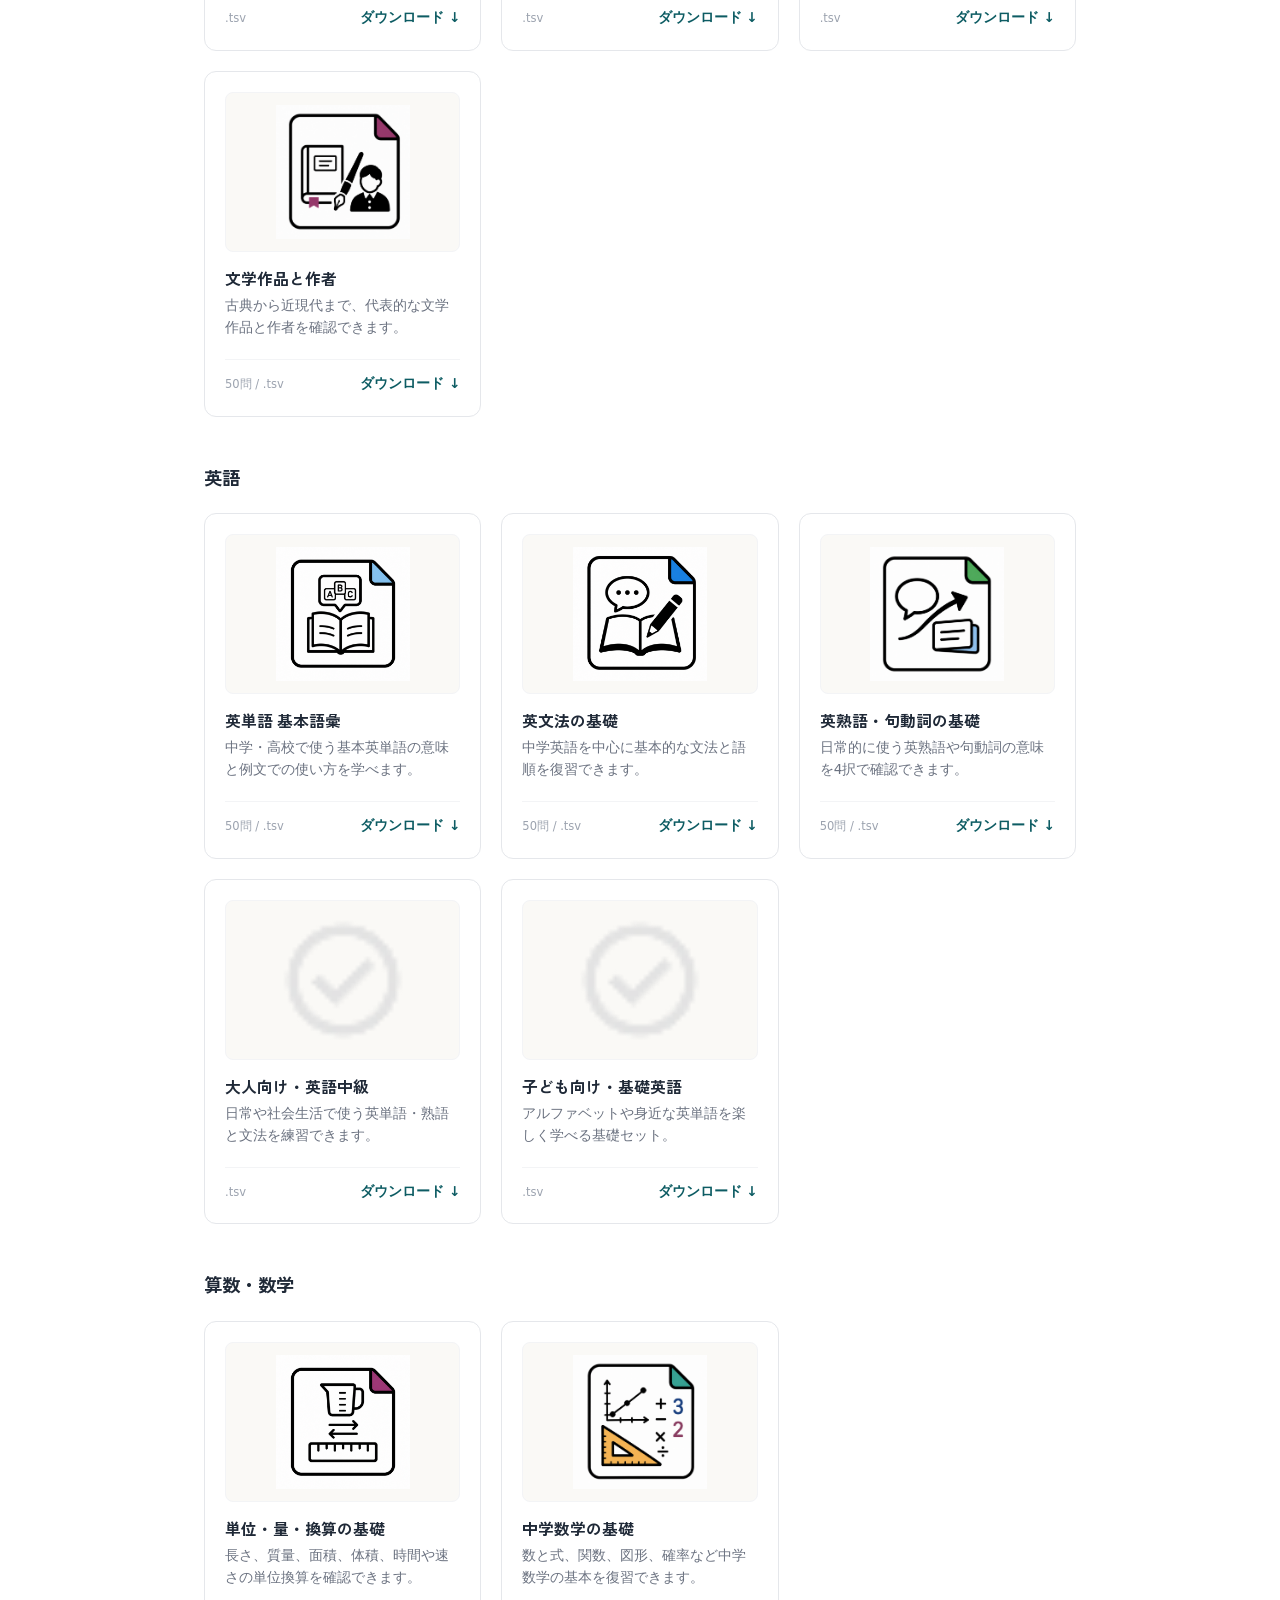
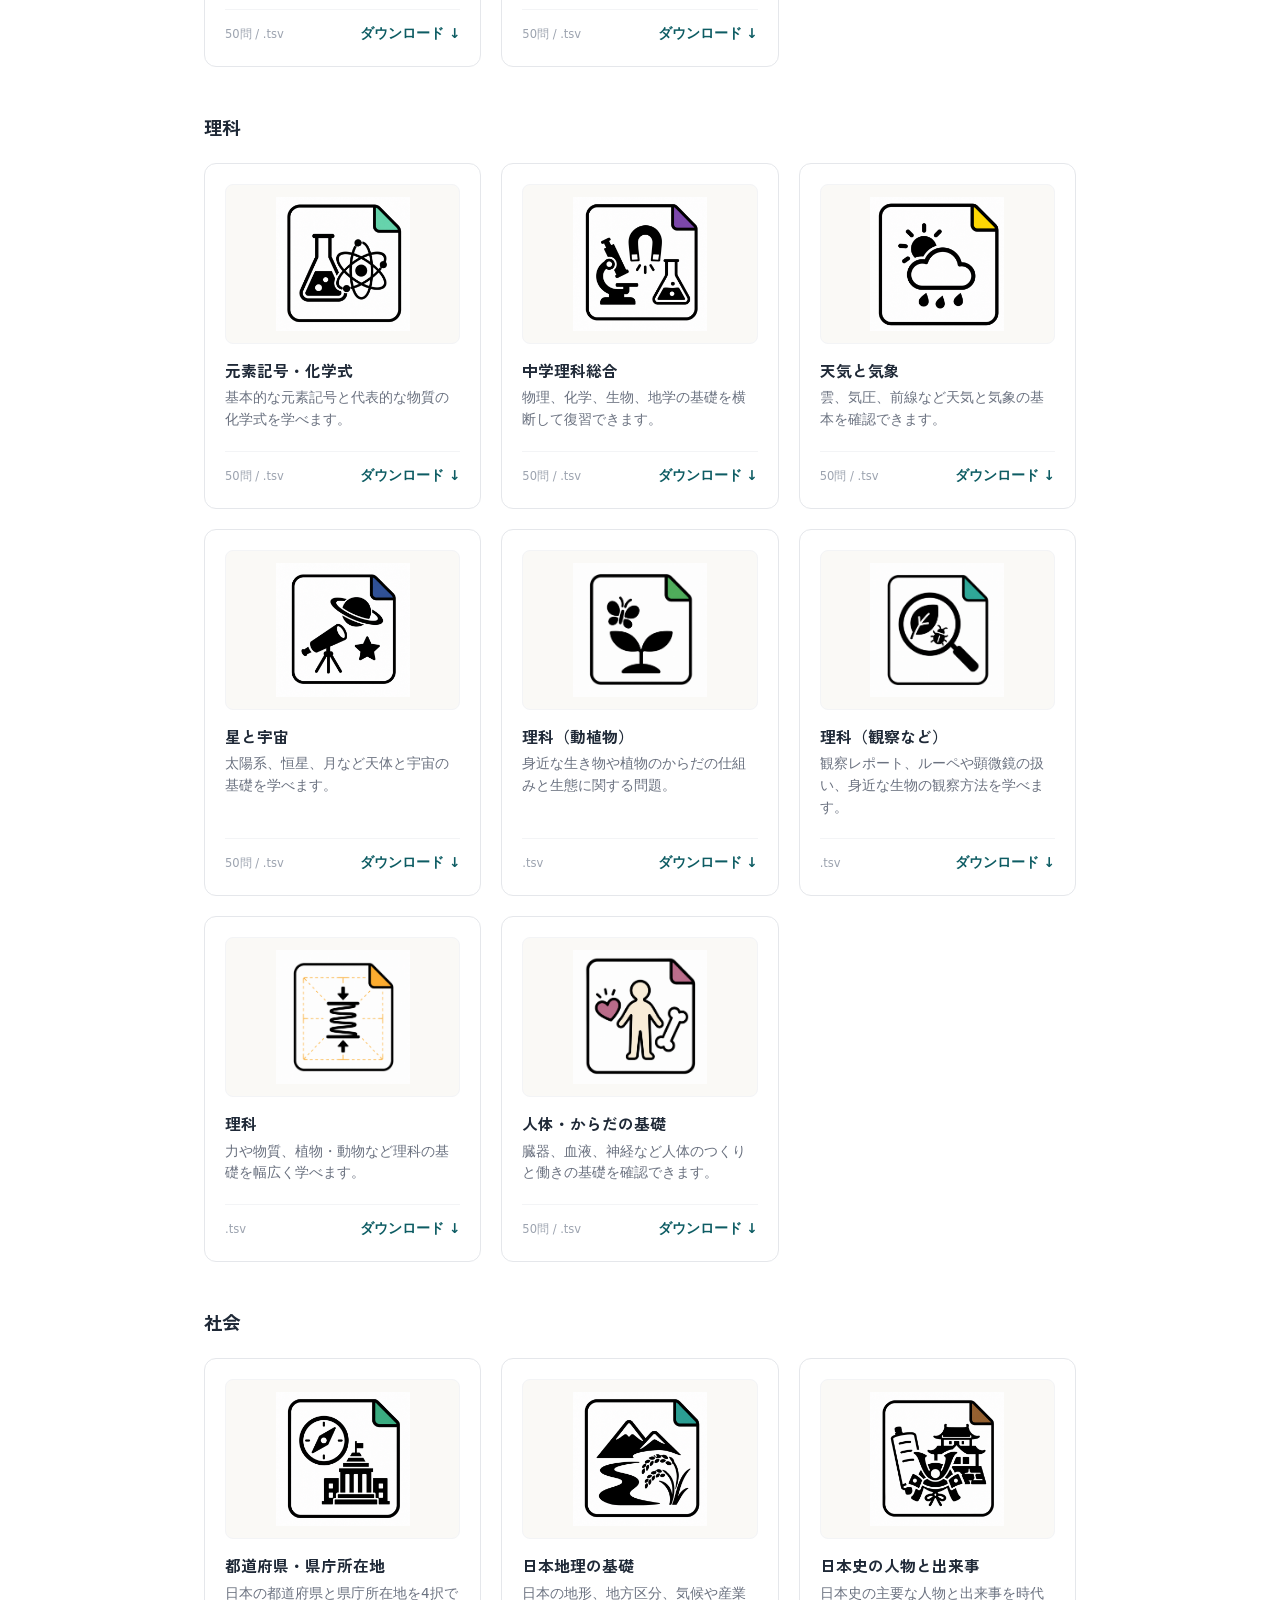
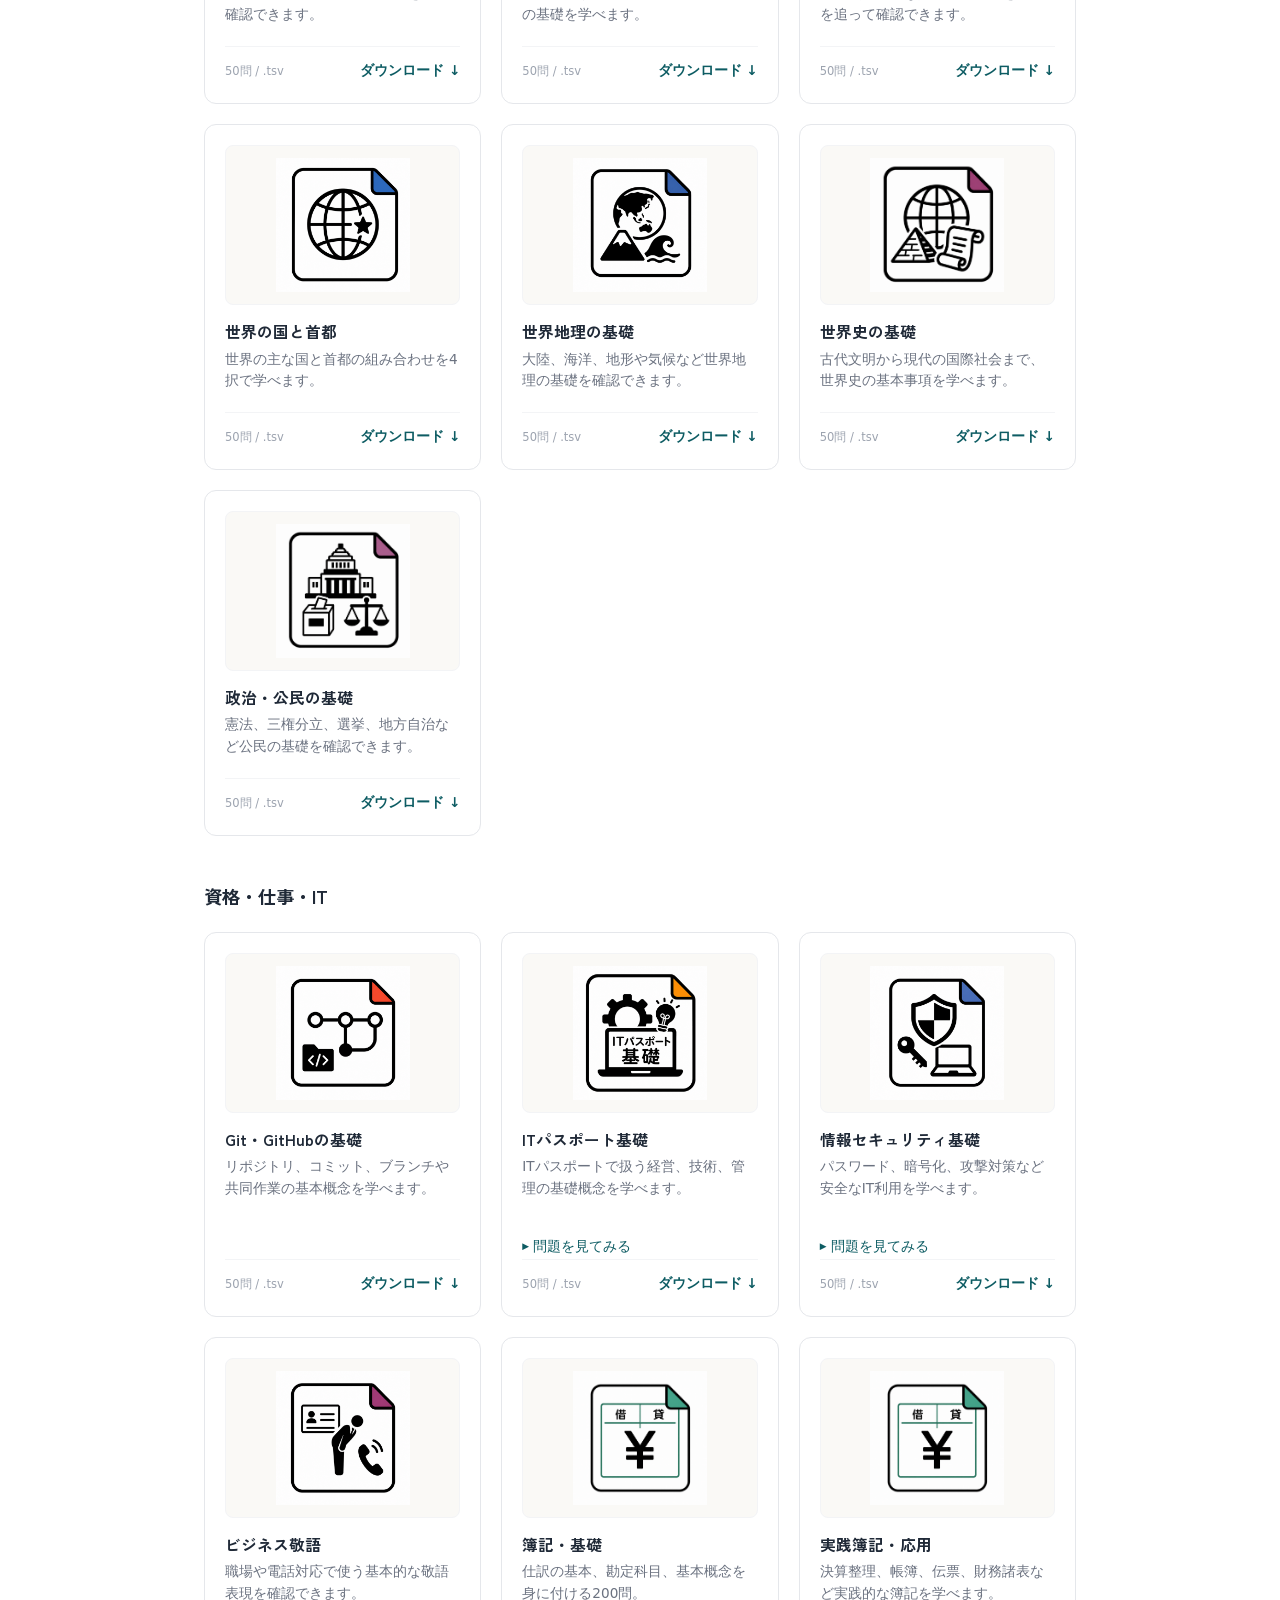
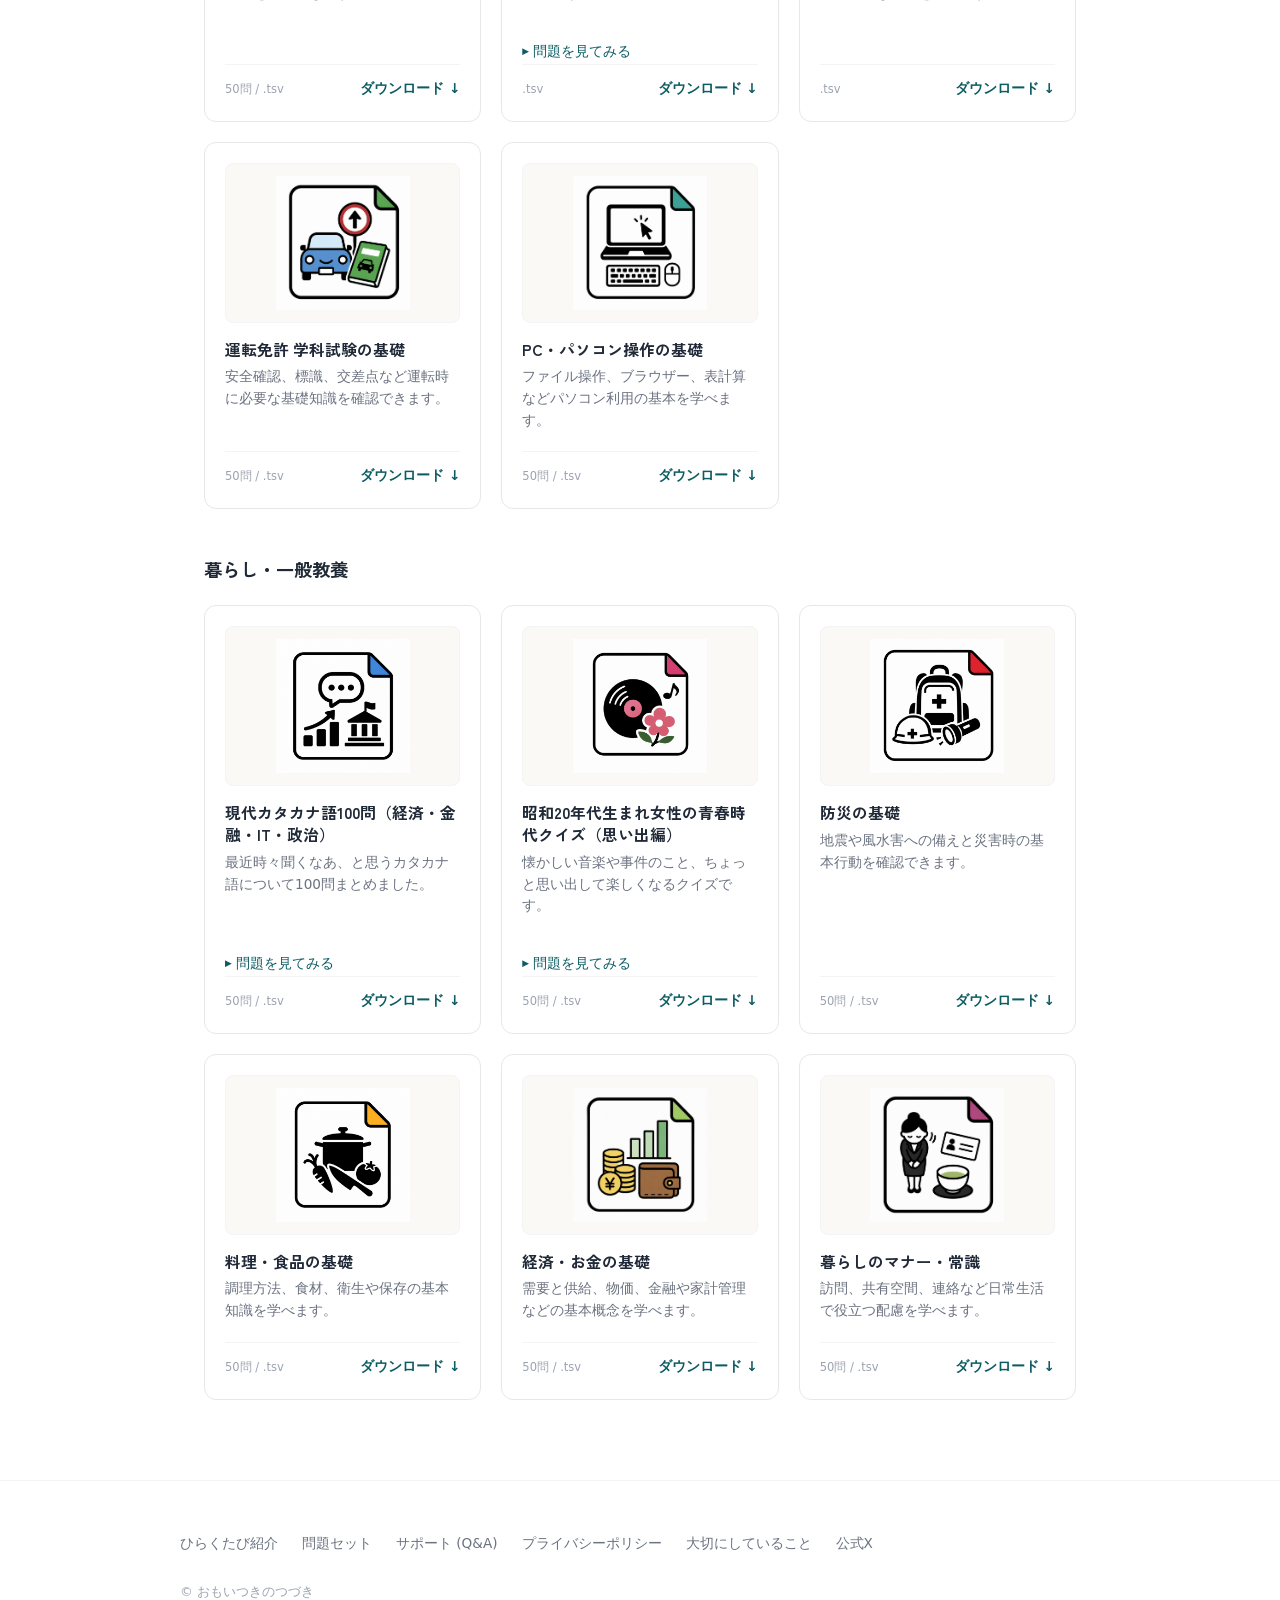
<file: hirakutabi/materials.html>
<!DOCTYPE html>
<html lang="ja">
<head>
  <meta charset="UTF-8">
  <meta name="viewport" content="width=device-width, initial-scale=1.0">
  <!-- Google tag (gtag.js) -->
  <script async src="https://www.googletagmanager.com/gtag/js?id=G-EMWGLFLPD4"></script>
  <script>
    window.dataLayer = window.dataLayer || [];
    function gtag(){dataLayer.push(arguments);}
    gtag('js', new Date());
    gtag('config', 'G-EMWGLFLPD4');
  </script>
  <title>「ひらくたび」問題セット</title>
  <meta name="description" content="Android学習アプリ「ひらくたび」で読み込んで使える追加問題セット（国語、理科、簿記、英語、漢字など）の動作確認用サンプル一覧です。">
  <link rel="canonical" href="https://omotsuzu.com/hirakutabi/materials.html">
  <meta property="og:title" content="「ひらくたび」問題セット ">
  <meta property="og:description" content="Android学習アプリ「ひらくたび」で読み込んで使える追加問題セット（国語、理科、簿記、英語、漢字など）の動作確認用サンプル一覧です。">
  <meta property="og:url" content="https://omotsuzu.com/hirakutabi/materials.html">
  <meta property="og:type" content="website">
  <meta property="og:site_name" content="おもいつきのつづき">
  <meta property="og:locale" content="ja_JP">

  <meta property="og:image"
      content="https://omotsuzu.com/hirakutabi/materials.png">
  <meta property="og:image:secure_url"
      content="https://omotsuzu.com/hirakutabi/materials.png">
  <meta property="og:image:type" content="image/png">
  <meta property="og:image:width" content="1200">
  <meta property="og:image:height" content="630">
  <meta property="og:image:alt"
      content="ひらくたび 問題セット - 好きな問題を、追加して学べる">

  <meta name="twitter:card" content="summary_large_image">
  <meta name="twitter:site" content="@hirakutabi">
  <meta name="twitter:image"
      content="https://omotsuzu.com/hirakutabi/materials.png">
  <meta name="twitter:image:alt"
      content="ひらくたび 問題セット - 好きな問題を、追加して学べる">

  <!-- Favicon -->
  <link rel="icon" href="favicon.ico" sizes="any">
  <link rel="icon" href="favicon.png" type="image/png">
  <link rel="apple-touch-icon" href="apple-touch-icon.png">

  <!-- Google Fonts: Zen Kaku Gothic New -->
  <link rel="preconnect" href="https://fonts.googleapis.com">
  <link rel="preconnect" href="https://fonts.gstatic.com" crossorigin>
  <link href="https://fonts.googleapis.com/css2?family=Zen+Kaku+Gothic+New:wght@500;700&display=swap" rel="stylesheet">

  <link rel="stylesheet" href="css/style.css">
</head>
<body>

  <!-- ヘッダー -->
  <header class="site-header">
    <div class="header-container">
      <a href="../" class="site-brand">おもいつきのつづき</a>

      <button class="mobile-menu-btn" aria-label="メニューを開く">&#9776;</button>

      <nav>
        <ul class="nav-links">
          <li><a href="./">ひらくたび紹介</a></li>
          <li><a href="materials.html" class="active">問題セット</a></li>
          <li><a href="support.html">サポート (Q&amp;A)</a></li>
          <li><a href="privacy.html">プライバシー</a></li>
          <li><a href="about.html">大切にしていること</a></li>
        </ul>
      </nav>
    </div>
  </header>

  <!-- メインコンテンツ -->
  <main class="main-content">

    <!-- ページヘッダー -->
    <div class="page-header">
      <h1 class="page-title">「ひらくたび」<span class="text-nowrap">問題セット</span></h1>
      <p class="page-subtitle">アプリにダウンロードして読み込める動作確認用サンプルデータ一覧です。</p>
    </div>

    <!-- ソフトな案内バナー & 注意事項 -->
    <div style="background: var(--bg-warm); border: 1px solid var(--bg-warm-border); border-radius: var(--radius-md); padding: 1.1rem 1.25rem; margin-bottom: 2.5rem; display: flex; align-items: center; gap: 1rem;">
      <img src="icons/hirakutabi_icon.png" alt="ひらくたび" width="192" height="192" style="width: 44px; height: 44px; border-radius: 10px; flex-shrink: 0; border: 1px solid var(--bg-warm-border);">
      <div>
        <p style="font-size: 0.9rem; color: var(--text-main); font-weight: 500; margin-bottom: 0.2rem;">
          問題ファイルを保存後、Androidアプリ「ひらくたび」で開いてください。設定内の追加メニューから読み込んでもお使いになれます。
        </p>
        <p style="font-size: 0.8rem; color: #6b5e4c; line-height: 1.5; margin: 0;">
          ※配布中の問題セットはアプリの動作確認用データです。問題内容の正確性・正当性は保証しておりません。
        </p>
        <p style="font-size: 0.9rem; color: var(--text-main); font-weight: 500; margin-bottom: 0.2rem;">
          ご自身で問題セットを作成していただけます。詳しくは<a href="support.html#how-to-create" style="color: var(--text-link); text-decoration: underline;">サポートページ</a>をご覧ください。
        </p>
      </div>
    </div>

    <!-- 追加問題セット一覧 -->
    <div class="material-categories">
      <section class="material-category" aria-labelledby="materials-japanese">
        <h2 id="materials-japanese" class="material-category-title">国語</h2>
        <div class="materials-grid">
        <div class="material-card">
          <div class="card-image-wrapper">
            <img src="icons/japanese_proverbs_v1.png" alt="ことわざ" width="512" height="512">
          </div>
          <div class="card-body">
            <h3 class="card-title">ことわざ</h3>
            <p class="card-desc">よく使われることわざの意味や適切な使い方を学べます。</p>
            <details class="card-example">
              <summary>問題を見てみる</summary>
              <p class="example-q">Q. どんな名人でも時には失敗するという意味のことわざはどれですか。</p>
              <ul class="example-choices">
                <li>猿も木から落ちる</li>
                <li>石橋をたたいて渡る</li>
                <li>棚からぼたもち</li>
                <li>急がば回れ</li>
              </ul>
            </details>
          </div>
          <div class="card-footer">
            <span class="file-type-badge">50問 / .tsv</span>
            <a class="download-btn" href="data/japanese_proverbs_v1.tsv" download>ダウンロード &darr;</a>
          </div>
        </div>

        <div class="material-card">
          <div class="card-image-wrapper">
            <img src="icons/japanese_idioms_v1.png" alt="慣用句" width="512" height="512">
          </div>
          <div class="card-body">
            <h3 class="card-title">慣用句</h3>
            <p class="card-desc">身近な慣用句の意味と文中での使い方を確認できます。</p>
            <details class="card-example">
              <summary>問題を見てみる</summary>
              <p class="example-q">Q. 相手に恩や弱みがあり、対等な態度を取れないことを表す慣用句はどれですか。</p>
              <ul class="example-choices">
                <li>頭が上がらない</li>
                <li>頭を抱える</li>
                <li>頭を冷やす</li>
                <li>頭をひねる</li>
              </ul>
            </details>
          </div>
          <div class="card-footer">
            <span class="file-type-badge">50問 / .tsv</span>
            <a class="download-btn" href="data/japanese_idioms_v1.tsv" download>ダウンロード &darr;</a>
          </div>
        </div>

        <div class="material-card">
          <div class="card-image-wrapper">
            <img src="icons/yoji_jukugo_v1.png" alt="四字熟語" width="512" height="512">
          </div>
          <div class="card-body">
            <h3 class="card-title">四字熟語</h3>
            <p class="card-desc">代表的な四字熟語の意味や使い方を4択で学べます。</p>
            <details class="card-example">
              <summary>問題を見てみる</summary>
              <p class="example-q">Q. 一生に一度だけの出会いと考え、縁を大切にすることを表す四字熟語はどれですか。</p>
              <ul class="example-choices">
                <li>一期一会</li>
                <li>一日千秋</li>
                <li>一進一退</li>
                <li>一触即発</li>
              </ul>
            </details>
          </div>
          <div class="card-footer">
            <span class="file-type-badge">50問 / .tsv</span>
            <a class="download-btn" href="data/yoji_jukugo_v1.tsv" download>ダウンロード &darr;</a>
          </div>
        </div>

        <div class="material-card">
          <div class="card-image-wrapper">
            <img src="icons/commonly_misused_japanese_v1.png" alt="間違えやすい日本語" width="512" height="512" loading="lazy">
          </div>
          <div class="card-body">
            <h3 class="card-title">間違えやすい日本語</h3>
            <p class="card-desc">誤用しやすい言葉や表現の正しい意味と使い方を確認できます。</p>
            <details class="card-example">
              <summary>問題を見てみる</summary>
              <p class="example-q">Q. 「役不足」の本来の意味として適切なものはどれですか。</p>
              <ul class="example-choices">
                <li>本人の能力に対して役目が軽すぎる</li>
                <li>役目に対して本人の能力が足りない</li>
                <li>役目の人数が不足している</li>
                <li>役目の説明が不十分である</li>
              </ul>
            </details>
          </div>
          <div class="card-footer">
            <span class="file-type-badge">50問 / .tsv</span>
            <a class="download-btn" href="data/commonly_misused_japanese_v1.tsv" download>ダウンロード &darr;</a>
          </div>
        </div>

        <div class="material-card">
          <div class="card-image-wrapper">
            <img src="icons/classical_japanese_vocabulary_v1.png" alt="古文単語" width="512" height="512" loading="lazy">
          </div>
          <div class="card-body">
            <h3 class="card-title">古文単語</h3>
            <p class="card-desc">古文読解の基礎となる代表的な単語の意味を確認できます。</p>
          </div>
          <div class="card-footer">
            <span class="file-type-badge">50問 / .tsv</span>
            <a class="download-btn" href="data/classical_japanese_vocabulary_v1.tsv" download>ダウンロード &darr;</a>
          </div>
        </div>

        <div class="material-card">
          <div class="card-image-wrapper">
            <img src="icons/kokugo_summer_13_v1.png" alt="国語（漢字・接続語・指示語）" width="1254" height="1254" loading="lazy">
          </div>
          <div class="card-body">
            <h3 class="card-title">国語（漢字・接続語・指示語）</h3>
            <p class="card-desc">接続語や指示語の使い分け、漢字の読み書き練習問題セット。</p>
          </div>
          <div class="card-footer">
            <span class="file-type-badge">.tsv</span>
            <a class="download-btn" href="data/kokugo_summer_13_v1.tsv" download>ダウンロード &darr;</a>
          </div>
        </div>

        <div class="material-card">
          <div class="card-image-wrapper">
            <img src="icons/special_reading_compounds_v2.png" alt="特殊な読み・熟字訓" width="1254" height="1254" loading="lazy">
          </div>
          <div class="card-body">
            <h3 class="card-title">日常で出会う特殊な読み・熟字訓</h3>
            <p class="card-desc">日常で出会う難読漢字や特別な訓読みのマスター200問。</p>
          </div>
          <div class="card-footer">
            <span class="file-type-badge">.tsv</span>
            <a class="download-btn" href="data/special_reading_compounds_v2.tsv" download>ダウンロード &darr;</a>
          </div>
        </div>

        <div class="material-card">
          <div class="card-image-wrapper">
            <img src="icons/special_reading_compounds_v1.png" alt="難読語・地名など" width="1254" height="1254" loading="lazy">
          </div>
          <div class="card-body">
            <h3 class="card-title">特殊な読み方をする熟語・難読語</h3>
            <p class="card-desc">難読語や特定の分野で使われる特殊な漢字の読み問題。</p>
          </div>
          <div class="card-footer">
            <span class="file-type-badge">.tsv</span>
            <a class="download-btn" href="data/special_reading_compounds_v1.tsv" download>ダウンロード &darr;</a>
          </div>
        </div>

        <div class="material-card">
          <div class="card-image-wrapper">
            <img src="icons/elementary_kanji_v1.png" alt="小学生で習う漢字" width="1254" height="1254" loading="lazy">
          </div>
          <div class="card-body">
            <h3 class="card-title">小学生で習う漢字・4択問題</h3>
            <p class="card-desc">小学校で学習する基本漢字の正しい読み書き選択問題200問。</p>
          </div>
          <div class="card-footer">
            <span class="file-type-badge">.tsv</span>
            <a class="download-btn" href="data/elementary_kanji_v1.tsv" download>ダウンロード &darr;</a>
          </div>
        </div>

        <div class="material-card">
          <div class="card-image-wrapper">
            <img src="icons/japanese_literature_authors_v1.png" alt="文学作品と作者" width="1254" height="1254" loading="lazy">
          </div>
          <div class="card-body">
            <h3 class="card-title">文学作品と作者</h3>
            <p class="card-desc">古典から近現代まで、代表的な文学作品と作者を確認できます。</p>
          </div>
          <div class="card-footer">
            <span class="file-type-badge">50問 / .tsv</span>
            <a class="download-btn" href="data/japanese_literature_authors_v1.tsv" download>ダウンロード &darr;</a>
          </div>
        </div>
        </div>
      </section>

      <section class="material-category" aria-labelledby="materials-english">
        <h2 id="materials-english" class="material-category-title">英語</h2>
        <div class="materials-grid">
        <div class="material-card">
          <div class="card-image-wrapper">
            <img src="icons/english_basic_vocabulary_v1.png" alt="英単語 基本語彙" width="512" height="512" loading="lazy">
          </div>
          <div class="card-body">
            <h3 class="card-title">英単語 基本語彙</h3>
            <p class="card-desc">中学・高校で使う基本英単語の意味と例文での使い方を学べます。</p>
          </div>
          <div class="card-footer">
            <span class="file-type-badge">50問 / .tsv</span>
            <a class="download-btn" href="data/english_basic_vocabulary_v1.tsv" download>ダウンロード &darr;</a>
          </div>
        </div>

        <div class="material-card">
          <div class="card-image-wrapper">
            <img src="icons/english_grammar_basics_v1.png" alt="英文法の基礎" width="512" height="512" loading="lazy">
          </div>
          <div class="card-body">
            <h3 class="card-title">英文法の基礎</h3>
            <p class="card-desc">中学英語を中心に基本的な文法と語順を復習できます。</p>
          </div>
          <div class="card-footer">
            <span class="file-type-badge">50問 / .tsv</span>
            <a class="download-btn" href="data/english_grammar_basics_v1.tsv" download>ダウンロード &darr;</a>
          </div>
        </div>

        <div class="material-card">
          <div class="card-image-wrapper">
            <img src="icons/english_phrasal_verbs_basics_v1.png" alt="英熟語・句動詞の基礎" width="1254" height="1254" loading="lazy">
          </div>
          <div class="card-body">
            <h3 class="card-title">英熟語・句動詞の基礎</h3>
            <p class="card-desc">日常的に使う英熟語や句動詞の意味を4択で確認できます。</p>
          </div>
          <div class="card-footer">
            <span class="file-type-badge">50問 / .tsv</span>
            <a class="download-btn" href="data/english_phrasal_verbs_basics_v1.tsv" download>ダウンロード &darr;</a>
          </div>
        </div>

        <div class="material-card">
          <div class="card-image-wrapper">
            <img src="icons/general_eiken2_v1.png" alt="大人向け・英語中級" width="30" height="30" loading="lazy">
          </div>
          <div class="card-body">
            <h3 class="card-title">大人向け・英語中級</h3>
            <p class="card-desc">日常や社会生活で使う英単語・熟語と文法を練習できます。</p>
          </div>
          <div class="card-footer">
            <span class="file-type-badge">.tsv</span>
            <a class="download-btn" href="data/general_eiken2_v1.tsv" download>ダウンロード &darr;</a>
          </div>
        </div>

        <div class="material-card">
          <div class="card-image-wrapper">
            <img src="icons/kids_basic_English_v1.png" alt="子ども向け 基礎英語" width="30" height="30" loading="lazy">
          </div>
          <div class="card-body">
            <h3 class="card-title">子ども向け・基礎英語</h3>
            <p class="card-desc">アルファベットや身近な英単語を楽しく学べる基礎セット。</p>
          </div>
          <div class="card-footer">
            <span class="file-type-badge">.tsv</span>
            <a class="download-btn" href="data/kids_basic_English_v1.tsv" download>ダウンロード &darr;</a>
          </div>
        </div>
        </div>
      </section>

      <section class="material-category" aria-labelledby="materials-math">
        <h2 id="materials-math" class="material-category-title">算数・数学</h2>
        <div class="materials-grid">
        <div class="material-card">
          <div class="card-image-wrapper">
            <img src="icons/units_measurement_conversion_v1.png" alt="単位・量・換算の基礎" width="512" height="512" loading="lazy">
          </div>
          <div class="card-body">
            <h3 class="card-title">単位・量・換算の基礎</h3>
            <p class="card-desc">長さ、質量、面積、体積、時間や速さの単位換算を確認できます。</p>
          </div>
          <div class="card-footer">
            <span class="file-type-badge">50問 / .tsv</span>
            <a class="download-btn" href="data/units_measurement_conversion_v1.tsv" download>ダウンロード &darr;</a>
          </div>
        </div>

        <div class="material-card">
          <div class="card-image-wrapper">
            <img src="icons/junior_high_math_basics_v1.png" alt="中学数学の基礎" width="1254" height="1254" loading="lazy">
          </div>
          <div class="card-body">
            <h3 class="card-title">中学数学の基礎</h3>
            <p class="card-desc">数と式、関数、図形、確率など中学数学の基本を復習できます。</p>
          </div>
          <div class="card-footer">
            <span class="file-type-badge">50問 / .tsv</span>
            <a class="download-btn" href="data/junior_high_math_basics_v1.tsv" download>ダウンロード &darr;</a>
          </div>
        </div>
        </div>
      </section>

      <section class="material-category" aria-labelledby="materials-science">
        <h2 id="materials-science" class="material-category-title">理科</h2>
        <div class="materials-grid">
        <div class="material-card">
          <div class="card-image-wrapper">
            <img src="icons/elements_chemical_formulas_v1.png" alt="元素記号・化学式" width="512" height="512" loading="lazy">
          </div>
          <div class="card-body">
            <h3 class="card-title">元素記号・化学式</h3>
            <p class="card-desc">基本的な元素記号と代表的な物質の化学式を学べます。</p>
          </div>
          <div class="card-footer">
            <span class="file-type-badge">50問 / .tsv</span>
            <a class="download-btn" href="data/elements_chemical_formulas_v1.tsv" download>ダウンロード &darr;</a>
          </div>
        </div>

        <div class="material-card">
          <div class="card-image-wrapper">
            <img src="icons/junior_high_science_v1.png" alt="中学理科総合" width="512" height="512" loading="lazy">
          </div>
          <div class="card-body">
            <h3 class="card-title">中学理科総合</h3>
            <p class="card-desc">物理、化学、生物、地学の基礎を横断して復習できます。</p>
          </div>
          <div class="card-footer">
            <span class="file-type-badge">50問 / .tsv</span>
            <a class="download-btn" href="data/junior_high_science_v1.tsv" download>ダウンロード &darr;</a>
          </div>
        </div>

        <div class="material-card">
          <div class="card-image-wrapper">
            <img src="icons/weather_meteorology_v1.png" alt="天気と気象" width="512" height="512" loading="lazy">
          </div>
          <div class="card-body">
            <h3 class="card-title">天気と気象</h3>
            <p class="card-desc">雲、気圧、前線など天気と気象の基本を確認できます。</p>
          </div>
          <div class="card-footer">
            <span class="file-type-badge">50問 / .tsv</span>
            <a class="download-btn" href="data/weather_meteorology_v1.tsv" download>ダウンロード &darr;</a>
          </div>
        </div>

        <div class="material-card">
          <div class="card-image-wrapper">
            <img src="icons/stars_space_v1.png" alt="星と宇宙" width="512" height="512" loading="lazy">
          </div>
          <div class="card-body">
            <h3 class="card-title">星と宇宙</h3>
            <p class="card-desc">太陽系、恒星、月など天体と宇宙の基礎を学べます。</p>
          </div>
          <div class="card-footer">
            <span class="file-type-badge">50問 / .tsv</span>
            <a class="download-btn" href="data/stars_space_v1.tsv" download>ダウンロード &darr;</a>
          </div>
        </div>

        <div class="material-card">
          <div class="card-image-wrapper">
            <img src="icons/rika_summer_v1_v1.png" alt="理科（動植物）" width="1254" height="1254" loading="lazy">
          </div>
          <div class="card-body">
            <h3 class="card-title">理科（動植物）</h3>
            <p class="card-desc">身近な生き物や植物のからだの仕組みと生態に関する問題。</p>
          </div>
          <div class="card-footer">
            <span class="file-type-badge">.tsv</span>
            <a class="download-btn" href="data/rika_summer_v1_v1.tsv" download>ダウンロード &darr;</a>
          </div>
        </div>

        <div class="material-card">
          <div class="card-image-wrapper">
            <img src="icons/rika_summer_13_v3.png" alt="理科（観察など）" width="1254" height="1254" loading="lazy">
          </div>
          <div class="card-body">
            <h3 class="card-title">理科（観察など）</h3>
            <p class="card-desc">観察レポート、ルーペや顕微鏡の扱い、身近な生物の観察方法を学べます。</p>
          </div>
          <div class="card-footer">
            <span class="file-type-badge">.tsv</span>
            <a class="download-btn" href="data/rika_summer_13_v3.tsv" download>ダウンロード &darr;</a>
          </div>
        </div>

        <div class="material-card">
          <div class="card-image-wrapper">
            <img src="icons/rika_summer_13_v1.png" alt="理科" width="1254" height="1254" loading="lazy">
          </div>
          <div class="card-body">
            <h3 class="card-title">理科</h3>
            <p class="card-desc">力や物質、植物・動物など理科の基礎を幅広く学べます。</p>
          </div>
          <div class="card-footer">
            <span class="file-type-badge">.tsv</span>
            <a class="download-btn" href="data/rika_summer_13_v1.tsv" download>ダウンロード &darr;</a>
          </div>
        </div>

        <div class="material-card">
          <div class="card-image-wrapper">
            <img src="icons/human_body_basics_v1.png" alt="人体・からだの基礎" width="1254" height="1254" loading="lazy">
          </div>
          <div class="card-body">
            <h3 class="card-title">人体・からだの基礎</h3>
            <p class="card-desc">臓器、血液、神経など人体のつくりと働きの基礎を確認できます。</p>
          </div>
          <div class="card-footer">
            <span class="file-type-badge">50問 / .tsv</span>
            <a class="download-btn" href="data/human_body_basics_v1.tsv" download>ダウンロード &darr;</a>
          </div>
        </div>
        </div>
      </section>

      <section class="material-category" aria-labelledby="materials-social-studies">
        <h2 id="materials-social-studies" class="material-category-title">社会</h2>
        <div class="materials-grid">
        <div class="material-card">
          <div class="card-image-wrapper">
            <img src="icons/prefectures_capitals_v1.png" alt="都道府県・県庁所在地" width="512" height="512" loading="lazy">
          </div>
          <div class="card-body">
            <h3 class="card-title">都道府県・県庁所在地</h3>
            <p class="card-desc">日本の都道府県と県庁所在地を4択で確認できます。</p>
          </div>
          <div class="card-footer">
            <span class="file-type-badge">50問 / .tsv</span>
            <a class="download-btn" href="data/prefectures_capitals_v1.tsv" download>ダウンロード &darr;</a>
          </div>
        </div>

        <div class="material-card">
          <div class="card-image-wrapper">
            <img src="icons/japan_geography_basics_v1.png" alt="日本地理の基礎" width="512" height="512" loading="lazy">
          </div>
          <div class="card-body">
            <h3 class="card-title">日本地理の基礎</h3>
            <p class="card-desc">日本の地形、地方区分、気候や産業の基礎を学べます。</p>
          </div>
          <div class="card-footer">
            <span class="file-type-badge">50問 / .tsv</span>
            <a class="download-btn" href="data/japan_geography_basics_v1.tsv" download>ダウンロード &darr;</a>
          </div>
        </div>

        <div class="material-card">
          <div class="card-image-wrapper">
            <img src="icons/japanese_history_people_events_v1.png" alt="日本史の人物と出来事" width="512" height="512" loading="lazy">
          </div>
          <div class="card-body">
            <h3 class="card-title">日本史の人物と出来事</h3>
            <p class="card-desc">日本史の主要な人物と出来事を時代を追って確認できます。</p>
          </div>
          <div class="card-footer">
            <span class="file-type-badge">50問 / .tsv</span>
            <a class="download-btn" href="data/japanese_history_people_events_v1.tsv" download>ダウンロード &darr;</a>
          </div>
        </div>

        <div class="material-card">
          <div class="card-image-wrapper">
            <img src="icons/world_countries_capitals_v1.png" alt="世界の国と首都" width="512" height="512" loading="lazy">
          </div>
          <div class="card-body">
            <h3 class="card-title">世界の国と首都</h3>
            <p class="card-desc">世界の主な国と首都の組み合わせを4択で学べます。</p>
          </div>
          <div class="card-footer">
            <span class="file-type-badge">50問 / .tsv</span>
            <a class="download-btn" href="data/world_countries_capitals_v1.tsv" download>ダウンロード &darr;</a>
          </div>
        </div>

        <div class="material-card">
          <div class="card-image-wrapper">
            <img src="icons/world_geography_basics_v1.png" alt="世界地理の基礎" width="512" height="512" loading="lazy">
          </div>
          <div class="card-body">
            <h3 class="card-title">世界地理の基礎</h3>
            <p class="card-desc">大陸、海洋、地形や気候など世界地理の基礎を確認できます。</p>
          </div>
          <div class="card-footer">
            <span class="file-type-badge">50問 / .tsv</span>
            <a class="download-btn" href="data/world_geography_basics_v1.tsv" download>ダウンロード &darr;</a>
          </div>
        </div>

        <div class="material-card">
          <div class="card-image-wrapper">
            <img src="icons/world_history_basics_v1.png" alt="世界史の基礎" width="1254" height="1254" loading="lazy">
          </div>
          <div class="card-body">
            <h3 class="card-title">世界史の基礎</h3>
            <p class="card-desc">古代文明から現代の国際社会まで、世界史の基本事項を学べます。</p>
          </div>
          <div class="card-footer">
            <span class="file-type-badge">50問 / .tsv</span>
            <a class="download-btn" href="data/world_history_basics_v1.tsv" download>ダウンロード &darr;</a>
          </div>
        </div>

        <div class="material-card">
          <div class="card-image-wrapper">
            <img src="icons/civics_basics_v1.png" alt="政治・公民の基礎" width="1254" height="1254" loading="lazy">
          </div>
          <div class="card-body">
            <h3 class="card-title">政治・公民の基礎</h3>
            <p class="card-desc">憲法、三権分立、選挙、地方自治など公民の基礎を確認できます。</p>
          </div>
          <div class="card-footer">
            <span class="file-type-badge">50問 / .tsv</span>
            <a class="download-btn" href="data/civics_basics_v1.tsv" download>ダウンロード &darr;</a>
          </div>
        </div>
        </div>
      </section>

      <section class="material-category" aria-labelledby="materials-work-it">
        <h2 id="materials-work-it" class="material-category-title">資格・仕事・IT</h2>
        <div class="materials-grid">
        <div class="material-card">
          <div class="card-image-wrapper">
            <img src="icons/git_github_basics_v1.png" alt="Git・GitHubの基礎" width="512" height="512" loading="lazy">
          </div>
          <div class="card-body">
            <h3 class="card-title">Git・GitHubの基礎</h3>
            <p class="card-desc">リポジトリ、コミット、ブランチや共同作業の基本概念を学べます。</p>
          </div>
          <div class="card-footer">
            <span class="file-type-badge">50問 / .tsv</span>
            <a class="download-btn" href="data/git_github_basics_v1.tsv" download>ダウンロード &darr;</a>
          </div>
        </div>

        <div class="material-card">
          <div class="card-image-wrapper">
            <img src="icons/it_passport_basics_v1.png" alt="ITパスポート基礎" width="512" height="512" loading="lazy">
          </div>
          <div class="card-body">
            <h3 class="card-title">ITパスポート基礎</h3>
            <p class="card-desc">ITパスポートで扱う経営、技術、管理の基礎概念を学べます。</p>
            <details class="card-example">
              <summary>問題を見てみる</summary>
              <p class="example-q">Q. 計画・実行・評価・改善を繰り返す管理手法はどれですか。</p>
              <ul class="example-choices">
                <li>PDCA</li>
                <li>SWOT</li>
                <li>SLA</li>
                <li>WBS</li>
              </ul>
            </details>
          </div>
          <div class="card-footer">
            <span class="file-type-badge">50問 / .tsv</span>
            <a class="download-btn" href="data/it_passport_basics_v1.tsv" download>ダウンロード &darr;</a>
          </div>
        </div>

        <div class="material-card">
          <div class="card-image-wrapper">
            <img src="icons/information_security_basics_v1.png" alt="情報セキュリティ基礎" width="512" height="512" loading="lazy">
          </div>
          <div class="card-body">
            <h3 class="card-title">情報セキュリティ基礎</h3>
            <p class="card-desc">パスワード、暗号化、攻撃対策など安全なIT利用を学べます。</p>
            <details class="card-example">
              <summary>問題を見てみる</summary>
              <p class="example-q">Q. 許可された人だけが情報へアクセスできる性質はどれですか。</p>
              <ul class="example-choices">
                <li>機密性</li>
                <li>完全性</li>
                <li>可用性</li>
                <li>真正性</li>
              </ul>
            </details>
          </div>
          <div class="card-footer">
            <span class="file-type-badge">50問 / .tsv</span>
            <a class="download-btn" href="data/information_security_basics_v1.tsv" download>ダウンロード &darr;</a>
          </div>
        </div>

        <div class="material-card">
          <div class="card-image-wrapper">
            <img src="icons/business_honorifics_v1.png" alt="ビジネス敬語" width="512" height="512" loading="lazy">
          </div>
          <div class="card-body">
            <h3 class="card-title">ビジネス敬語</h3>
            <p class="card-desc">職場や電話対応で使う基本的な敬語表現を確認できます。</p>
          </div>
          <div class="card-footer">
            <span class="file-type-badge">50問 / .tsv</span>
            <a class="download-btn" href="data/business_honorifics_v1.tsv" download>ダウンロード &darr;</a>
          </div>
        </div>

        <div class="material-card">
          <div class="card-image-wrapper">
            <img src="icons/bookkeeping_basic_v1.png" alt="簿記・基礎" width="1254" height="1254" loading="lazy">
          </div>
          <div class="card-body">
            <h3 class="card-title">簿記・基礎</h3>
            <p class="card-desc">仕訳の基本、勘定科目、基本概念を身に付ける200問。</p>
            <details class="card-example">
              <summary>問題を見てみる</summary>
              <p class="example-q">Q. 次のうち、資産に分類される勘定科目はどれですか。</p>
              <ul class="example-choices">
                <li>借入金</li>
                <li>現金</li>
                <li>資本金</li>
                <li>売上</li>
              </ul>
            </details>
          </div>
          <div class="card-footer">
            <span class="file-type-badge">.tsv</span>
            <a class="download-btn" href="data/bookkeeping_basic_v1.tsv" download>ダウンロード &darr;</a>
          </div>
        </div>

        <div class="material-card">
          <div class="card-image-wrapper">
            <img src="icons/bookkeeping_intermediate_v1.png" alt="実践簿記・応用" width="1254" height="1254" loading="lazy">
          </div>
          <div class="card-body">
            <h3 class="card-title">実践簿記・応用</h3>
            <p class="card-desc">決算整理、帳簿、伝票、財務諸表など実践的な簿記を学べます。</p>
          </div>
          <div class="card-footer">
            <span class="file-type-badge">.tsv</span>
            <a class="download-btn" href="data/bookkeeping_intermediate_v1.tsv" download>ダウンロード &darr;</a>
          </div>
        </div>

        <div class="material-card">
          <div class="card-image-wrapper">
            <img src="icons/driving_license_exam_basics_v1.png" alt="運転免許 学科試験の基礎" width="1254" height="1254" loading="lazy">
          </div>
          <div class="card-body">
            <h3 class="card-title">運転免許 学科試験の基礎</h3>
            <p class="card-desc">安全確認、標識、交差点など運転時に必要な基礎知識を確認できます。</p>
          </div>
          <div class="card-footer">
            <span class="file-type-badge">50問 / .tsv</span>
            <a class="download-btn" href="data/driving_license_exam_basics_v1.tsv" download>ダウンロード &darr;</a>
          </div>
        </div>

        <div class="material-card">
          <div class="card-image-wrapper">
            <img src="icons/pc_skills_basics_v1.png" alt="PC・パソコン操作の基礎" width="1254" height="1254" loading="lazy">
          </div>
          <div class="card-body">
            <h3 class="card-title">PC・パソコン操作の基礎</h3>
            <p class="card-desc">ファイル操作、ブラウザー、表計算などパソコン利用の基本を学べます。</p>
          </div>
          <div class="card-footer">
            <span class="file-type-badge">50問 / .tsv</span>
            <a class="download-btn" href="data/pc_skills_basics_v1.tsv" download>ダウンロード &darr;</a>
          </div>
        </div>
        </div>
      </section>

      <section class="material-category" aria-labelledby="materials-life">
        <h2 id="materials-life" class="material-category-title">暮らし・一般教養</h2>
        <div class="materials-grid">

        <div class="material-card">
          <div class="card-image-wrapper">
            <img src="icons/adult_katakana_loanwords_2020s_v1.png" alt="現代カタカナ語100問（経済・金融・IT・政治）" width="512" height="512" loading="lazy">
          </div>
          <div class="card-body">
            <h3 class="card-title">現代カタカナ語100問（経済・金融・IT・政治）</h3>
            <p class="card-desc">最近時々聞くなあ、と思うカタカナ語について100問まとめました。</p>
            <details class="card-example">
              <summary>問題を見てみる</summary>
              <p class="example-q">Q.「インキュベーション」の意味として、最も適切なものはどれか。</p>
              <ul class="example-choices">
                <li>環境改善の効果がある事業に使い道を限定して発行される債券</li>
                <li>感染症が世界的に大流行すること</li>
                <li>性別によって生じる格差</li>
                <li>起業や新規事業の立ち上げを支援し、育成すること</li>
              </ul>
            </details>
          </div>
          <div class="card-footer">
            <span class="file-type-badge">50問 / .tsv</span>
            <a class="download-btn" href="data/adult_katakana_loanwords_2020s_v1.tsv" download>ダウンロード &darr;</a>
          </div>
        </div>




          <div class="material-card">
          <div class="card-image-wrapper">
            <img src="icons/adult_showa20s_woman_nostalgia_v2.png" alt="防災の基礎" width="512" height="512" loading="lazy">
          </div>
          <div class="card-body">
            <h3 class="card-title">昭和20年代生まれ女性の青春時代クイズ（思い出編）</h3>
            <p class="card-desc">懐かしい音楽や事件のこと、ちょっと思い出して楽しくなるクイズです。</p>
            <details class="card-example">
              <summary>問題を見てみる</summary>
              <p class="example-q">Q. 軽快なリズムで一世を風靡した「恋の季節」を歌ったグループは次のうちどれか。</p>
              <ul class="example-choices">
                <li>ザ・ピーナッツ</li>
                <li>ザ・スパイダース</li>
                <li>ピンキーとキラーズ</li>
                <li>布施明</li>			
              </ul>
            </details>
          </div>
          <div class="card-footer">
            <span class="file-type-badge">50問 / .tsv</span>
            <a class="download-btn" href="data/adult_showa20s_woman_nostalgia_v2.tsv" download>ダウンロード &darr;</a>
          </div>
        </div>

          <div class="material-card">
          <div class="card-image-wrapper">
            <img src="icons/disaster_preparedness_basics_v1.png" alt="防災の基礎" width="512" height="512" loading="lazy">
          </div>
          <div class="card-body">
            <h3 class="card-title">防災の基礎</h3>
            <p class="card-desc">地震や風水害への備えと災害時の基本行動を確認できます。</p>
          </div>
          <div class="card-footer">
            <span class="file-type-badge">50問 / .tsv</span>
            <a class="download-btn" href="data/disaster_preparedness_basics_v1.tsv" download>ダウンロード &darr;</a>
          </div>
        </div>

        <div class="material-card">
          <div class="card-image-wrapper">
            <img src="icons/cooking_food_basics_v1.png" alt="料理・食品の基礎" width="512" height="512" loading="lazy">
          </div>
          <div class="card-body">
            <h3 class="card-title">料理・食品の基礎</h3>
            <p class="card-desc">調理方法、食材、衛生や保存の基本知識を学べます。</p>
          </div>
          <div class="card-footer">
            <span class="file-type-badge">50問 / .tsv</span>
            <a class="download-btn" href="data/cooking_food_basics_v1.tsv" download>ダウンロード &darr;</a>
          </div>
        </div>

        <div class="material-card">
          <div class="card-image-wrapper">
            <img src="icons/economics_money_basics_v1.png" alt="経済・お金の基礎" width="1254" height="1254" loading="lazy">
          </div>
          <div class="card-body">
            <h3 class="card-title">経済・お金の基礎</h3>
            <p class="card-desc">需要と供給、物価、金融や家計管理などの基本概念を学べます。</p>
          </div>
          <div class="card-footer">
            <span class="file-type-badge">50問 / .tsv</span>
            <a class="download-btn" href="data/economics_money_basics_v1.tsv" download>ダウンロード &darr;</a>
          </div>
        </div>

        <div class="material-card">
          <div class="card-image-wrapper">
            <img src="icons/everyday_manners_basics_v1.png" alt="暮らしのマナー・常識" width="1254" height="1254" loading="lazy">
          </div>
          <div class="card-body">
            <h3 class="card-title">暮らしのマナー・常識</h3>
            <p class="card-desc">訪問、共有空間、連絡など日常生活で役立つ配慮を学べます。</p>
          </div>
          <div class="card-footer">
            <span class="file-type-badge">50問 / .tsv</span>
            <a class="download-btn" href="data/everyday_manners_basics_v1.tsv" download>ダウンロード &darr;</a>
          </div>
        </div>
        </div>
      </section>
    </div>

  </main>

  <!-- フッター -->
  <footer class="site-footer">
    <div class="footer-container">
      <ul class="footer-nav">
        <li><a href="./">ひらくたび紹介</a></li>
        <li><a href="materials.html">問題セット</a></li>
        <li><a href="support.html">サポート (Q&amp;A)</a></li>
        <li><a href="privacy.html">プライバシーポリシー</a></li>
        <li><a href="about.html">大切にしていること</a></li>
        <li><a href="https://x.com/hirakutabi" rel="me">公式X</a></li>
      </ul>
      <p class="copyright">&copy; おもいつきのつづき</p>
    </div>
  </footer>

  <script src="js/main.js"></script>
</body>
</html>
</file>
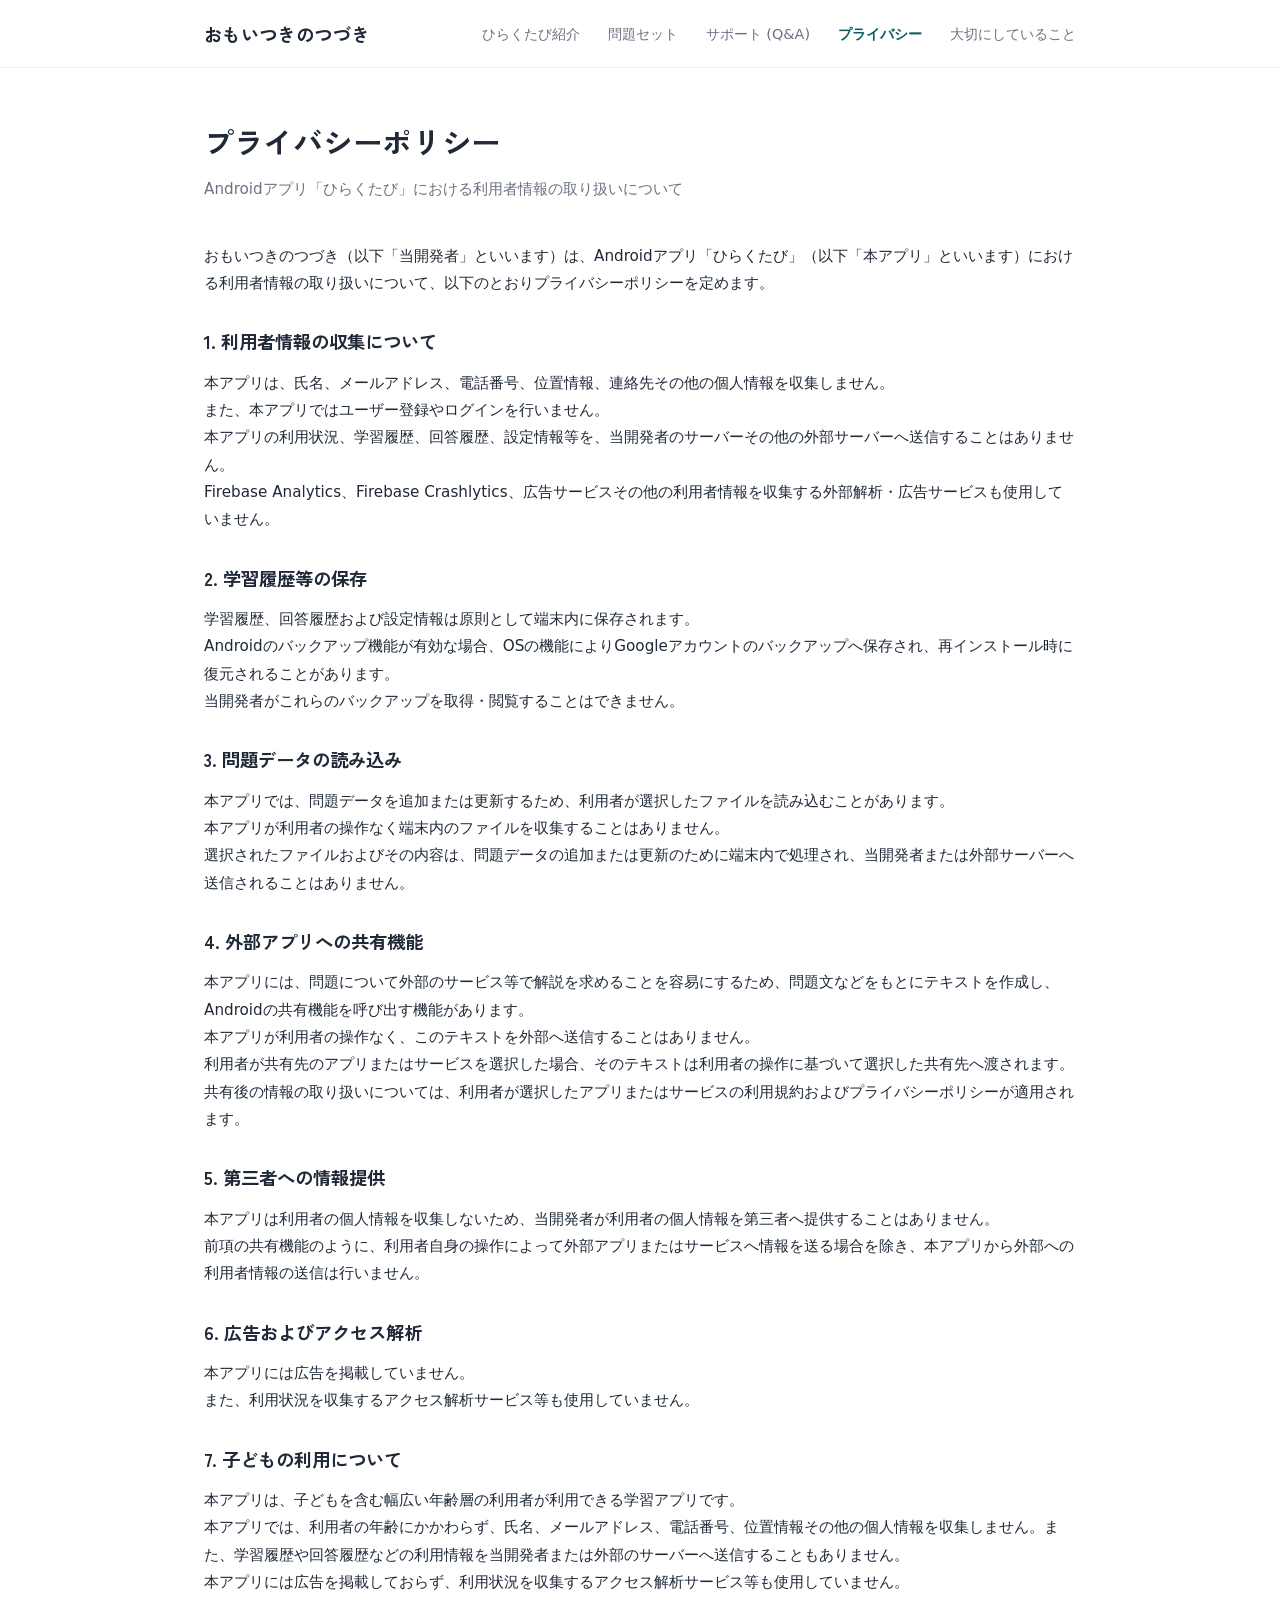
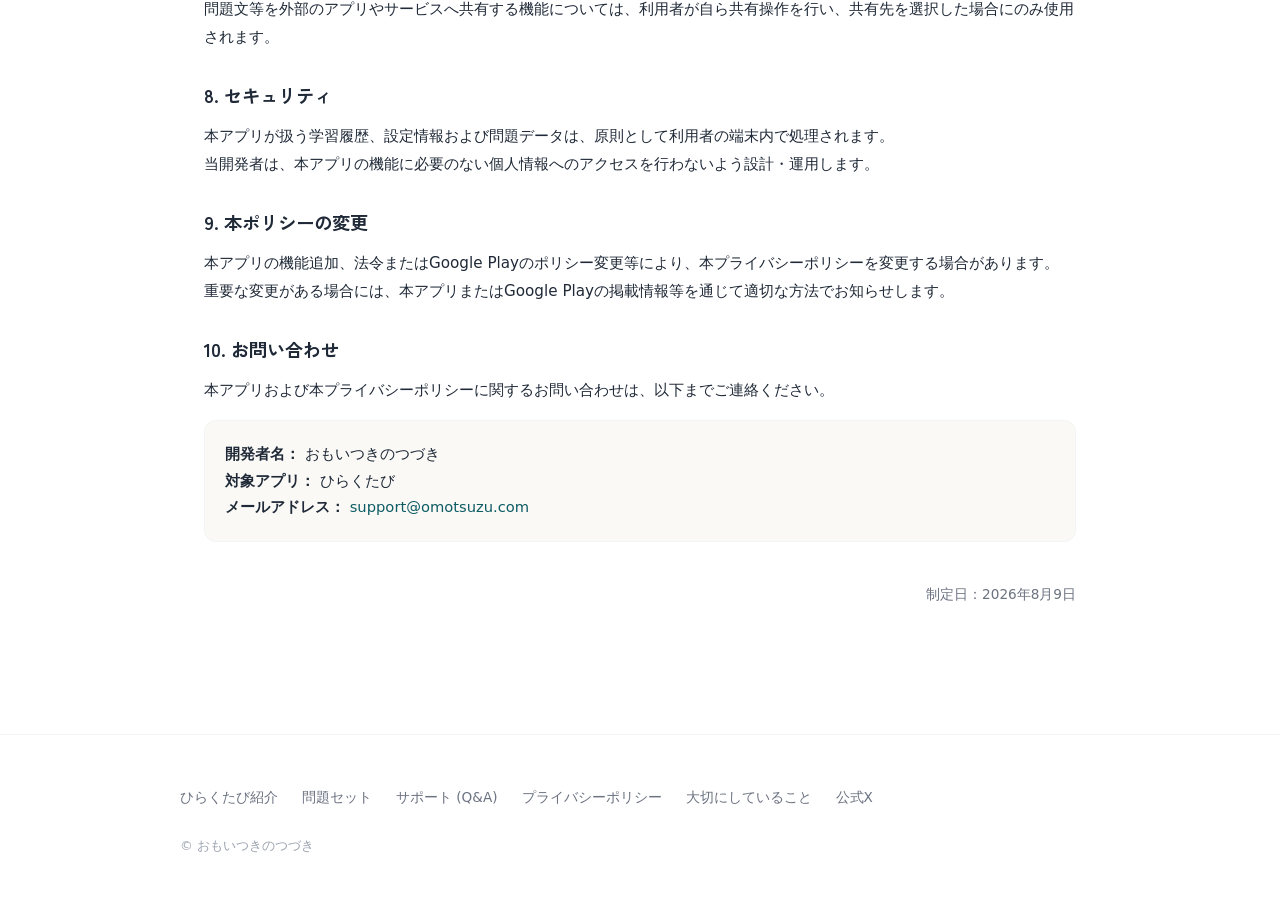
<file: hirakutabi/privacy.html>
<!DOCTYPE html>
<html lang="ja">
<head>
  <!-- Google tag (gtag.js) -->
  <script async src="https://www.googletagmanager.com/gtag/js?id=G-EMWGLFLPD4"></script>
  <script>
    window.dataLayer = window.dataLayer || [];
    function gtag(){dataLayer.push(arguments);}
    gtag('js', new Date());
    gtag('config', 'G-EMWGLFLPD4');
  </script>
  <meta charset="UTF-8">
  <meta name="viewport" content="width=device-width, initial-scale=1.0">
  <title>ひらくたび プライバシーポリシー | おもいつきのつづき</title>
  <meta name="description" content="Androidアプリ「ひらくたび」における利用者情報の取り扱いおよびプライバシーポリシーについて説明しています。">
  <link rel="canonical" href="https://omotsuzu.com/hirakutabi/privacy.html">
  <meta property="og:title" content="ひらくたび プライバシーポリシー | おもいつきのつづき">
  <meta property="og:description" content="Androidアプリ「ひらくたび」における利用者情報の取り扱いおよびプライバシーポリシーについて説明しています。">
  <meta property="og:url" content="https://omotsuzu.com/hirakutabi/privacy.html">
  <meta property="og:type" content="website">
  <meta property="og:site_name" content="おもいつきのつづき">
  <meta property="og:locale" content="ja_JP">
  <meta name="twitter:card" content="summary">
  <meta name="twitter:site" content="@hirakutabi">

  <!-- Favicon -->
  <link rel="icon" href="favicon.ico" sizes="any">
  <link rel="icon" href="favicon.png" type="image/png">
  <link rel="apple-touch-icon" href="apple-touch-icon.png">

  <!-- Google Fonts: Zen Kaku Gothic New -->
  <link rel="preconnect" href="https://fonts.googleapis.com">
  <link rel="preconnect" href="https://fonts.gstatic.com" crossorigin>
  <link href="https://fonts.googleapis.com/css2?family=Zen+Kaku+Gothic+New:wght@500;700&display=swap" rel="stylesheet">

  <link rel="stylesheet" href="css/style.css">
</head>
<body>

  <!-- ヘッダー -->
  <header class="site-header">
    <div class="header-container">
      <a href="../" class="site-brand">おもいつきのつづき</a>

      <button class="mobile-menu-btn" aria-label="メニューを開く">&#9776;</button>

      <nav>
        <ul class="nav-links">
          <li><a href="./">ひらくたび紹介</a></li>
          <li><a href="materials.html">問題セット</a></li>
          <li><a href="support.html">サポート (Q&amp;A)</a></li>
          <li><a href="privacy.html" class="active">プライバシー</a></li>
          <li><a href="about.html">大切にしていること</a></li>
        </ul>
      </nav>
    </div>
  </header>

  <!-- メインコンテンツ -->
  <main class="main-content">
    
    <div class="page-header">
      <h1 class="page-title">プライバシーポリシー</h1>
      <p class="page-subtitle">Androidアプリ「ひらくたび」における利用者情報の取り扱いについて</p>
    </div>

    <div class="content-block">
      <p>
        おもいつきのつづき（以下「当開発者」といいます）は、Androidアプリ「ひらくたび」（以下「本アプリ」といいます）における利用者情報の取り扱いについて、以下のとおりプライバシーポリシーを定めます。
      </p>

      <h2>1. 利用者情報の収集について</h2>
      <p>
        本アプリは、氏名、メールアドレス、電話番号、位置情報、連絡先その他の個人情報を収集しません。<br>
        また、本アプリではユーザー登録やログインを行いません。<br>
        本アプリの利用状況、学習履歴、回答履歴、設定情報等を、当開発者のサーバーその他の外部サーバーへ送信することはありません。<br>
        Firebase Analytics、Firebase Crashlytics、広告サービスその他の利用者情報を収集する外部解析・広告サービスも使用していません。
      </p>

      <h2>2. 学習履歴等の保存</h2>
      <p>
        学習履歴、回答履歴および設定情報は原則として端末内に保存されます。<br>
        Androidのバックアップ機能が有効な場合、OSの機能によりGoogleアカウントのバックアップへ保存され、再インストール時に復元されることがあります。<br>
        当開発者がこれらのバックアップを取得・閲覧することはできません。
      </p>

      <h2>3. 問題データの読み込み</h2>
      <p>
        本アプリでは、問題データを追加または更新するため、利用者が選択したファイルを読み込むことがあります。<br>
        本アプリが利用者の操作なく端末内のファイルを収集することはありません。<br>
        選択されたファイルおよびその内容は、問題データの追加または更新のために端末内で処理され、当開発者または外部サーバーへ送信されることはありません。
      </p>

      <h2>4. 外部アプリへの共有機能</h2>
      <p>
        本アプリには、問題について外部のサービス等で解説を求めることを容易にするため、問題文などをもとにテキストを作成し、Androidの共有機能を呼び出す機能があります。<br>
        本アプリが利用者の操作なく、このテキストを外部へ送信することはありません。<br>
        利用者が共有先のアプリまたはサービスを選択した場合、そのテキストは利用者の操作に基づいて選択した共有先へ渡されます。<br>
        共有後の情報の取り扱いについては、利用者が選択したアプリまたはサービスの利用規約およびプライバシーポリシーが適用されます。
      </p>

      <h2>5. 第三者への情報提供</h2>
      <p>
        本アプリは利用者の個人情報を収集しないため、当開発者が利用者の個人情報を第三者へ提供することはありません。<br>
        前項の共有機能のように、利用者自身の操作によって外部アプリまたはサービスへ情報を送る場合を除き、本アプリから外部への利用者情報の送信は行いません。
      </p>

      <h2>6. 広告およびアクセス解析</h2>
      <p>
        本アプリには広告を掲載していません。<br>
        また、利用状況を収集するアクセス解析サービス等も使用していません。
      </p>

      <h2>7. 子どもの利用について</h2>
      <p>
        本アプリは、子どもを含む幅広い年齢層の利用者が利用できる学習アプリです。<br>
        本アプリでは、利用者の年齢にかかわらず、氏名、メールアドレス、電話番号、位置情報その他の個人情報を収集しません。また、学習履歴や回答履歴などの利用情報を当開発者または外部のサーバーへ送信することもありません。<br>
        本アプリには広告を掲載しておらず、利用状況を収集するアクセス解析サービス等も使用していません。<br>
        問題文等を外部のアプリやサービスへ共有する機能については、利用者が自ら共有操作を行い、共有先を選択した場合にのみ使用されます。
      </p>

      <h2>8. セキュリティ</h2>
      <p>
        本アプリが扱う学習履歴、設定情報および問題データは、原則として利用者の端末内で処理されます。<br>
        当開発者は、本アプリの機能に必要のない個人情報へのアクセスを行わないよう設計・運用します。
      </p>

      <h2>9. 本ポリシーの変更</h2>
      <p>
        本アプリの機能追加、法令またはGoogle Playのポリシー変更等により、本プライバシーポリシーを変更する場合があります。<br>
        重要な変更がある場合には、本アプリまたはGoogle Playの掲載情報等を通じて適切な方法でお知らせします。
      </p>

      <h2>10. お問い合わせ</h2>
      <p>
        本アプリおよび本プライバシーポリシーに関するお問い合わせは、以下までご連絡ください。
      </p>
      <div style="background: var(--bg-sub); border: 1px solid var(--border-color); padding: 1.25rem; border-radius: var(--radius-md); font-size: 0.92rem; line-height: 1.8; margin-top: 0.75rem;">
        <strong>開発者名：</strong> おもいつきのつづき<br>
        <strong>対象アプリ：</strong> ひらくたび<br>
        <strong>メールアドレス：</strong> <a href="mailto:support@omotsuzu.com" style="color: var(--primary); text-decoration: none;">support@omotsuzu.com</a>
      </div>

      <p style="margin-top: 2.5rem; font-size: 0.85rem; color: var(--text-muted); text-align: right;">
        制定日：2026年8月9日
      </p>
    </div>

  </main>

  <!-- フッター -->
  <footer class="site-footer">
    <div class="footer-container">
      <ul class="footer-nav">
        <li><a href="./">ひらくたび紹介</a></li>
        <li><a href="materials.html">問題セット</a></li>
        <li><a href="support.html">サポート (Q&amp;A)</a></li>
        <li><a href="privacy.html">プライバシーポリシー</a></li>
        <li><a href="about.html">大切にしていること</a></li>
        <li><a href="https://x.com/hirakutabi" rel="me">公式X</a></li>
      </ul>
      <p class="copyright">&copy; おもいつきのつづき</p>
    </div>
  </footer>

  <script src="js/main.js"></script>
</body>
</html>
</file>
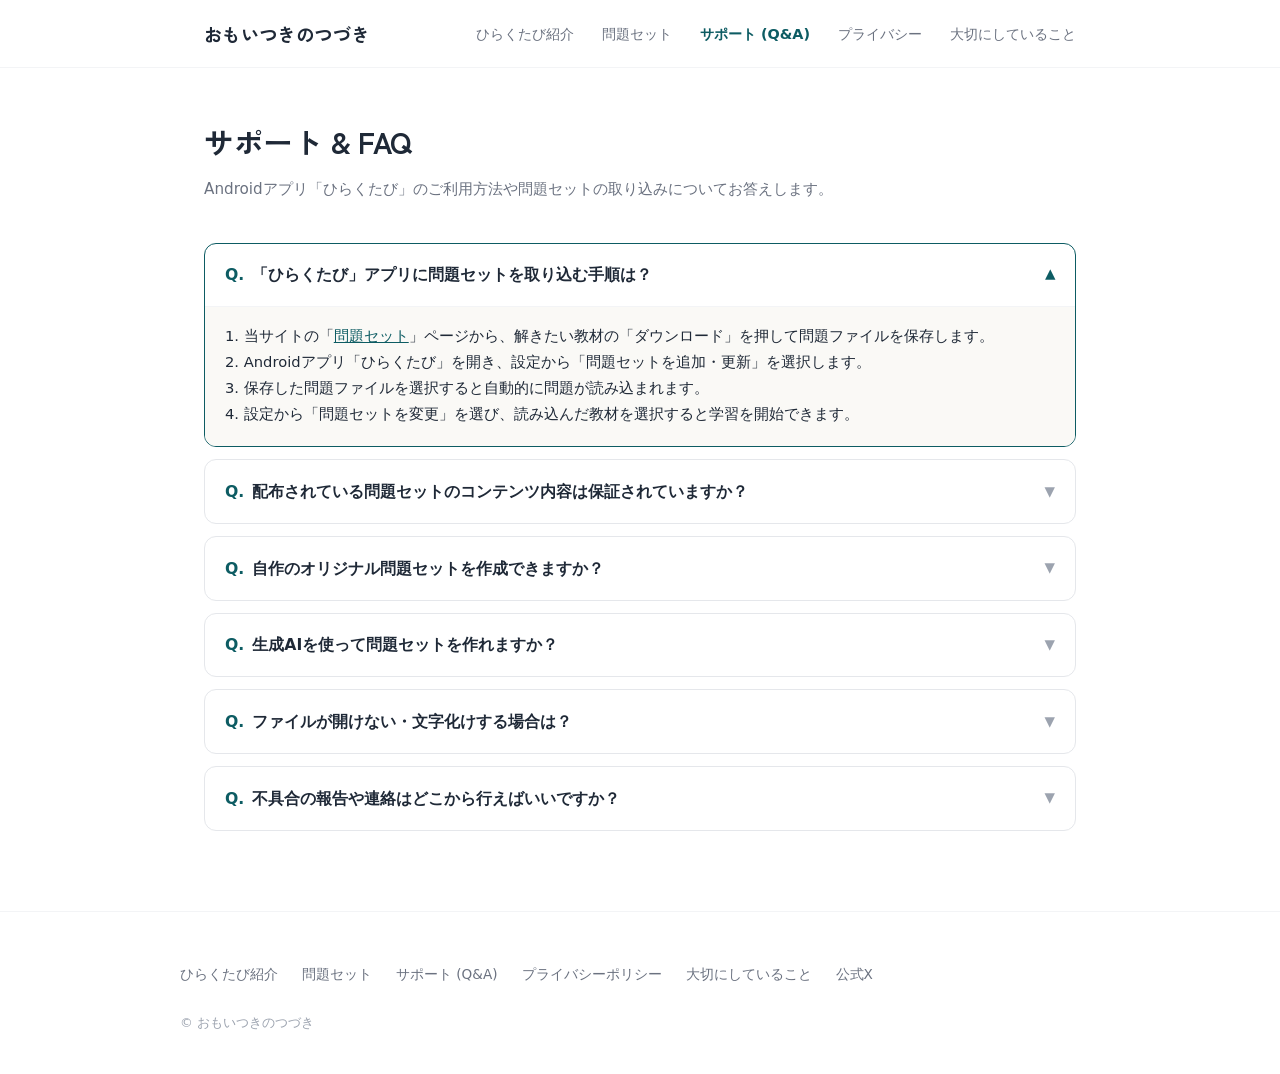
<file: hirakutabi/support.html>
<!DOCTYPE html>
<html lang="ja">
<head>
  <!-- Google tag (gtag.js) -->
  <script async src="https://www.googletagmanager.com/gtag/js?id=G-EMWGLFLPD4"></script>
  <script>
    window.dataLayer = window.dataLayer || [];
    function gtag(){dataLayer.push(arguments);}
    gtag('js', new Date());
    gtag('config', 'G-EMWGLFLPD4');
  </script>
  <meta charset="UTF-8">
  <meta name="viewport" content="width=device-width, initial-scale=1.0">
  <title>ひらくたび サポート (Q&amp;A) | おもいつきのつづき</title>
  <meta name="description" content="学習アプリ「ひらくたび」の使い方、問題ファイルの読み込み方法、よくある質問（Q&A）とサポート情報です。">
  <link rel="canonical" href="https://omotsuzu.com/hirakutabi/support.html">
  <meta property="og:title" content="ひらくたび サポート (Q&amp;A) | おもいつきのつづき">
  <meta property="og:description" content="学習アプリ「ひらくたび」の使い方、問題ファイルの読み込み方法、よくある質問（Q&amp;A）とサポート情報です。">
  <meta property="og:url" content="https://omotsuzu.com/hirakutabi/support.html">
  <meta property="og:type" content="website">
  <meta property="og:site_name" content="おもいつきのつづき">
  <meta property="og:locale" content="ja_JP">
  <meta name="twitter:card" content="summary">
  <meta name="twitter:site" content="@hirakutabi">

  <!-- Favicon -->
  <link rel="icon" href="favicon.ico" sizes="any">
  <link rel="icon" href="favicon.png" type="image/png">
  <link rel="apple-touch-icon" href="apple-touch-icon.png">

  <!-- Google Fonts: Zen Kaku Gothic New -->
  <link rel="preconnect" href="https://fonts.googleapis.com">
  <link rel="preconnect" href="https://fonts.gstatic.com" crossorigin>
  <link href="https://fonts.googleapis.com/css2?family=Zen+Kaku+Gothic+New:wght@500;700&display=swap" rel="stylesheet">

  <link rel="stylesheet" href="css/style.css">

  <style>
    .prompt-actions {
      display: flex;
      flex-wrap: wrap;
      gap: 0.75rem;
      margin: 0.9rem 0 0.75rem;
    }
    .prompt-copy-btn {
      appearance: none;
      border: 0;
      border-radius: 999px;
      padding: 0.7rem 1rem;
      font: inherit;
      font-weight: 700;
      cursor: pointer;
      background: var(--primary);
      color: #fff;
    }
    .prompt-copy-btn:focus-visible {
      outline: 3px solid currentColor;
      outline-offset: 3px;
    }
    .prompt-copy-status {
      min-height: 1.5em;
      margin: 0.25rem 0 0;
      font-size: 0.92em;
    }
    .prompt-steps {
      margin: 0.75rem 0 1rem 1.2rem;
      padding: 0;
    }
    .prompt-steps li {
      margin: 0.35rem 0;
    }
    .prompt-fallback {
      margin-top: 0.8rem;
      font-size: 0.95em;
    }
    @media (max-width: 640px) {
      .prompt-copy-btn {
        width: 100%;
      }
      .prompt-code {
        font-size: 0.82rem;
        line-height: 1.55;
        overflow-x: auto;
      }
    }
  </style>
<script>
  function openFaqFromHash() {
    const hash = window.location.hash;
    if (!hash) return;

    const target = document.querySelector(hash);
    if (!target) return;

    if (target.tagName.toLowerCase() === 'details') {
      target.open = true;
    } else {
      const parentDetails = target.closest('details');
      if (parentDetails) parentDetails.open = true;
    }

    target.scrollIntoView({
      behavior: 'smooth',
      block: 'start'
    });
  }

  window.addEventListener('DOMContentLoaded', openFaqFromHash);
  window.addEventListener('hashchange', openFaqFromHash);
</script>
</head>
<body>

  <!-- ヘッダー -->
  <header class="site-header">
    <div class="header-container">
      <a href="../" class="site-brand">おもいつきのつづき</a>

      <button class="mobile-menu-btn" aria-label="メニューを開く">&#9776;</button>

      <nav>
        <ul class="nav-links">
          <li><a href="./">ひらくたび紹介</a></li>
          <li><a href="materials.html">問題セット</a></li>
          <li><a href="support.html" class="active">サポート (Q&amp;A)</a></li>
          <li><a href="privacy.html">プライバシー</a></li>
          <li><a href="about.html">大切にしていること</a></li>
        </ul>
      </nav>
    </div>
  </header>

  <!-- メインコンテンツ -->
  <main class="main-content">
    
    <div class="page-header">
      <h1 class="page-title">サポート &amp; FAQ</h1>
      <p class="page-subtitle">Androidアプリ「ひらくたび」のご利用方法や問題セットの取り込みについてお答えします。</p>
    </div>

    <!-- ミニマル FAQ アコーディオン -->
    <section class="faq-section" aria-labelledby="faq-section-title">
      <h2 id="faq-section-title" class="visually-hidden">ひらくたびのよくある質問</h2>
      <div class="faq-list">

      <details class="faq-item" open>
        <summary class="faq-question">
          <span><span class="faq-q-tag">Q.</span>「ひらくたび」アプリに問題セットを取り込む手順は？</span>
          <span class="faq-toggle-icon">&#9660;</span>
        </summary>
        <div class="faq-answer">
          <p>
            1. 当サイトの「<a href="materials.html" style="color: var(--primary);">問題セット</a>」ページから、解きたい教材の「ダウンロード」を押して問題ファイルを保存します。<br>
            2. Androidアプリ「ひらくたび」を開き、設定から「問題セットを追加・更新」を選択します。<br>
            3. 保存した問題ファイルを選択すると自動的に問題が読み込まれます。<br>
            4. 設定から「問題セットを変更」を選び、読み込んだ教材を選択すると学習を開始できます。
          </p>
        </div>
      </details>

      <details class="faq-item">
        <summary class="faq-question">
          <span><span class="faq-q-tag">Q.</span>配布されている問題セットのコンテンツ内容は保証されていますか？</span>
          <span class="faq-toggle-icon">&#9660;</span>
        </summary>
        <div class="faq-answer">
          <p>
            当サイトで配布している問題セットは、主にアプリ「ひらくたび」の動作確認や試用を目的として提供しているサンプル用データです。<br>
            出題内容や解答の正当性・正確性について当方は保証いたしかねますので、あらかじめご了承の上ご利用ください。
          </p>
        </div>
      </details>

      <details class="faq-item">
        <summary class="faq-question">
          <span><span class="faq-q-tag">Q.</span>自作のオリジナル問題セットを作成できますか？</span>
          <span class="faq-toggle-icon">&#9660;</span>
        </summary>
        <div class="faq-answer">
          <p>
            はい、可能です。Excelやメモ帳・テキストエディタを使って、規定のTSVフォーマット（タブ区切りテキスト、UTF-8文字コード）で作成したファイルを「ひらくたび」アプリに読み込ませて学習できます。詳しくは<a href="support.html#how-to-create" style="color: var(--text-link); text-decoration: underline;">生成AIを使って問題セットを作れますか？</a>をご覧ください。
          </p>
        </div>
      </details>
            <details class="faq-item" id="how-to-create">
        <summary class="faq-question">
          <span><span class="faq-q-tag">Q.</span>生成AIを使って問題セットを作れますか？</span>
          <span class="faq-toggle-icon">&#9660;</span>
        </summary>
        <div class="faq-answer">
          <p>
            はい。スマートフォンでも作りやすいよう、<strong>1セット50問</strong>をおすすめしています。<br>
            手元の資料・PDFなどをもとに作る場合は <strong>Gemini Notebook（旧 NotebookLM）</strong>、
            テーマを指定して一から作る場合は <strong>ChatGPT・Claude・Geminiなど</strong> が使いやすいです。
          </p>

          <ol class="prompt-steps">
            <li>下の「プロンプトをコピー」を押します。</li>
            <li>ChatGPT・Claude・Geminiなどに貼り付け、テーマや対象を書き換えます。</li>
            <li>50問を作成させ、可能なら <strong>UTF-8のTSVファイル</strong>として保存します。</li>
            <li>保存したTSVファイルを「ひらくたび」から読み込みます。（「開く」から開ける場合があります）</li>
          </ol>

          <div class="prompt-guide">
            <details class="prompt-example">
              <summary>資料から作る：Gemini Notebook（旧 NotebookLM）用</summary>
              <div class="prompt-actions">
                <button type="button" class="prompt-copy-btn" data-copy-target="prompt-from-source">プロンプトをコピー</button>
              </div>
              <p class="prompt-copy-status" aria-live="polite"></p>
              <pre class="prompt-code" id="prompt-from-source">読み込んだ資料だけをもとに、学習用の4択問題を50問作成してください。

【問題作成ルール】
- 資料に書かれている内容だけから出題する
- 「図1」「表2」など、元資料がないと分からない表現は使わず、問題単体で解ける内容にする
- 用語、説明、具体例、理由、応用、誤りを選ぶ問題をバランスよく混ぜる
- 正解が1つに決まる4択にする
- 同じ内容の言い換え問題を繰り返さない
- 正解位置が偏らないようにする

【TSV形式】
次の形式で50問を作成してください。

# set_id=任意の半角英数字ID_v1
# title=問題セット名
# version=1
id	prompt	keyword	explanation	correct_index	choice_a	choice_b	choice_c	choice_d

各問題はタブ区切りの9列固定です。
- id：q_001からq_050まで連番
- prompt：問題文
- keyword：学習語句・要点
- explanation：簡潔な解説
- correct_index：A=0、B=1、C=2、D=3
- choice_a〜choice_d：4つの選択肢
- 1問につき必ず1物理行で出力してください。セル内に実際の改行を入れないでください。問題文の中で改行したい場合は、実改行ではなく文字列 \n を使用してください。
- 例えば日本語の指示文と英文を同じ prompt セルに入れる場合も、行を分けず、次の文の空所に入る最も適切なものを選びなさい。\nShe ______ to London three years ago. のように出力してください。

作成後は、可能であれば回答本文に長いTSV全文を表示するのではなく、
UTF-8のTSVファイルとして出力してください。
ファイル名は set_id と同じ名前にして、拡張子を .tsv にしてください。

ファイルとして出力できない場合だけ、TSV全体を1つのコードブロックで出力してください。</pre>
            </details>

            <details class="prompt-example">
              <summary>テーマから作る：ChatGPT・Claude・Geminiなど用</summary>
              <div class="prompt-actions">
                <button type="button" class="prompt-copy-btn" data-copy-target="prompt-from-theme">プロンプトをコピー</button>
              </div>
              <p class="prompt-copy-status" aria-live="polite"></p>
              <pre class="prompt-code" id="prompt-from-theme">あなたは教材クリエイターです。

次のテーマ・対象レベルに合わせて、一般的で正確な知識から学習用の4択問題を50問作成してください。

【テーマ】〇〇
【対象】〇〇

【問題作成ルール】
- 対象レベルで一般的・標準的な内容から出題する
- 正解が1つに決まる問題だけにする
- 用語、説明、具体例、理由、応用、誤りを選ぶ問題をバランスよく混ぜる
- 同じ内容の言い換え問題を繰り返さない
- 問題単体で解ける内容にする
- 正解位置が偏らないようにする

【TSV形式】
次の形式で50問を作成してください。

# set_id=任意の半角英数字ID_v1
# title=問題セット名
# version=1
id	prompt	keyword	explanation	correct_index	choice_a	choice_b	choice_c	choice_d

各問題はタブ区切りの9列固定です。
- id：q_001からq_050まで連番
- prompt：問題文
- keyword：学習語句・要点
- explanation：簡潔な解説
- correct_index：A=0、B=1、C=2、D=3
- choice_a〜choice_d：4つの選択肢
- 1問につき必ず1物理行で出力してください。セル内に実際の改行を入れないでください。問題文の中で改行したい場合は、実改行ではなく文字列 \n を使用してください。
- 例えば日本語の指示文と英文を同じ prompt セルに入れる場合も、行を分けず、次の文の空所に入る最も適切なものを選びなさい。\nShe ______ to London three years ago. のように出力してください。

作成後は、可能であれば回答本文に長いTSV全文を表示するのではなく、
UTF-8のTSVファイルとして出力してください。
ファイル名は set_id と同じ名前にして、拡張子を .tsv にしてください。

ファイルとして出力できない場合だけ、TSV全体を1つのコードブロックで出力してください。</pre>
            </details>
          </div>

          <p class="prompt-fallback">
            AIがTSVファイルを直接作れない場合は、表示されたTSVコードブロックをコピーして保存する方法でも利用できます。
          </p>

          <p class="prompt-note">
            ※生成AIが作成した問題には誤りや曖昧な表現が含まれることがあります。アプリへ取り込む前に、問題文・選択肢・正解・解説をご自身で確認してください。
          </p>
        </div>
      </details>

      <details class="faq-item">
        <summary class="faq-question">
          <span><span class="faq-q-tag">Q.</span>ファイルが開けない・文字化けする場合は？</span>
          <span class="faq-toggle-icon">&#9660;</span>
        </summary>
        <div class="faq-answer">
          <p>
            問題ファイルを直接PCテキストエディタ等で開く際の文字コードが「UTF-8」になっているかご確認ください。Shift-JISなどの異なる文字コードで開くと文字化けの原因となります。アプリへ取り込む場合は、ダウンロードしたファイルを編集せずにそのまま読み込んでください。
          </p>
        </div>
      </details>

      <details class="faq-item">
        <summary class="faq-question">
          <span><span class="faq-q-tag">Q.</span>不具合の報告や連絡はどこから行えばいいですか？</span>
          <span class="faq-toggle-icon">&#9660;</span>
        </summary>
        <div class="faq-answer">
          <p>
            アプリの動作不具合や表記のエラーなどはメール（<a href="mailto:support@omotsuzu.com" style="color: var(--primary);">support@omotsuzu.com</a>）でご連絡ください。<br>
            ※なお、新しい問題セット・教材の追加リクエスト等は受け付けておりませんのでご了承ください。
          </p>
        </div>
      </details>

      </div>
    </section>

  </main>

  <!-- フッター -->
  <footer class="site-footer">
    <div class="footer-container">
      <ul class="footer-nav">
        <li><a href="./">ひらくたび紹介</a></li>
        <li><a href="materials.html">問題セット</a></li>
        <li><a href="support.html">サポート (Q&amp;A)</a></li>
        <li><a href="privacy.html">プライバシーポリシー</a></li>
        <li><a href="about.html">大切にしていること</a></li>
        <li><a href="https://x.com/hirakutabi" rel="me">公式X</a></li>
      </ul>
      <p class="copyright">&copy; おもいつきのつづき</p>
    </div>
  </footer>


  <script>
    document.querySelectorAll('.prompt-copy-btn').forEach((button) => {
      button.addEventListener('click', async () => {
        const target = document.getElementById(button.dataset.copyTarget);
        const status = button.parentElement.nextElementSibling;
        if (!target) return;

        try {
          await navigator.clipboard.writeText(target.textContent);
          button.textContent = 'コピーしました';
          if (status) status.textContent = 'プロンプトをクリップボードにコピーしました。';

          window.setTimeout(() => {
            button.textContent = 'プロンプトをコピー';
            if (status) status.textContent = '';
          }, 2000);
        } catch (error) {
          const range = document.createRange();
          range.selectNodeContents(target);
          const selection = window.getSelection();
          selection.removeAllRanges();
          selection.addRange(range);
          if (status) status.textContent = '自動コピーできませんでした。選択したプロンプトをコピーしてください。';
        }
      });
    });
  </script>

  <script src="js/main.js"></script>
</body>
</html>
</file>
<file: hirakutabi/css/style.css>
:root {
  /* Hirakutabi Subtle Accent Color System */
  --primary: #0d5c63;              /* 青緑 (Teal Accent) */
  --primary-hover: #084348;
  --primary-light: #f0f7f7;
  
  --bg-warm: #f7f3eb;             /* ベージュ (Beige Accent) */
  --bg-warm-border: #e8e2d5;
  
  --bg-main: #ffffff;
  --bg-sub: #faf9f6;
  --bg-card: #ffffff;
  
  --text-main: #1f2937;            /* やわらかいダークグレー */
  --text-muted: #6b7280;
  --text-light: #9ca3af;
  
  --border-color: #f3f4f6;
  --border-strong: #e5e7eb;
  
  --radius-sm: 8px;
  --radius-md: 12px;
  --radius-lg: 16px;
  
  --transition-fast: 0.15s cubic-bezier(0.4, 0, 0.2, 1);
  --transition-normal: 0.2s cubic-bezier(0.4, 0, 0.2, 1);
}

/* Base Styles */
* {
  box-sizing: border-box;
  margin: 0;
  padding: 0;
}

html {
  font-size: 16px;
  scroll-behavior: smooth;
}

.visually-hidden {
  position: absolute;
  width: 1px;
  height: 1px;
  padding: 0;
  margin: -1px;
  overflow: hidden;
  clip: rect(0, 0, 0, 0);
  white-space: nowrap;
  border: 0;
}

.text-nowrap {
  white-space: nowrap;
}

/* 本文・ナビ・ボタンは OS標準 system-ui */
body {
  font-family: system-ui, -apple-system, BlinkMacSystemFont, "Hiragino Sans", "Yu Gothic", sans-serif;
  color: var(--text-main);
  background-color: var(--bg-main);
  min-height: 100vh;
  display: flex;
  flex-direction: column;
  line-height: 1.75;
  -webkit-font-smoothing: antialiased;
}

/* ブランド名および主要見出しは Zen Kaku Gothic New */
.site-brand,
h1,
h2,
.hero-app-name,
.page-title,
.section-title-minimal {
  font-family: 'Zen Kaku Gothic New', sans-serif;
  font-weight: 600;
}

/* Accessibility: Focus Visible */
:focus-visible {
  outline: 2px solid var(--primary);
  outline-offset: 3px;
  border-radius: 4px;
}

button:focus:not(:focus-visible),
a:focus:not(:focus-visible),
summary:focus:not(:focus-visible) {
  outline: none;
}

/* Header & Navigation */
.site-header {
  background: rgba(255, 255, 255, 0.95);
  backdrop-filter: blur(8px);
  -webkit-backdrop-filter: blur(8px);
  border-bottom: 1px solid var(--border-color);
  position: sticky;
  top: 0;
  z-index: 100;
}

.header-container {
  max-width: 920px;
  margin: 0 auto;
  padding: 1.1rem 1.5rem;
  display: flex;
  align-items: center;
  justify-content: space-between;
}

/* ヘッダーブランド: 「お」アイコン削除、文字のみで構成 */
.site-brand {
  text-decoration: none;
  color: var(--text-main);
  font-size: 1.15rem;
  font-weight: 600;
  letter-spacing: 0.02em;
  white-space: nowrap;
  transition: opacity var(--transition-fast);
}

.site-brand:hover {
  opacity: 0.75;
}

.nav-links {
  display: flex;
  align-items: center;
  gap: 1.75rem;
  list-style: none;
}

.nav-links a {
  text-decoration: none;
  color: var(--text-muted);
  font-size: 0.9rem;
  font-weight: 500;
  transition: color var(--transition-fast);
}

.nav-links a:hover,
.nav-links a.active {
  color: var(--primary);
  font-weight: 600;
}

.mobile-menu-btn {
  display: none;
  background: none;
  border: none;
  color: var(--text-main);
  font-size: 1.35rem;
  cursor: pointer;
  padding: 0.25rem;
}

/* Main Container */
main.main-content {
  flex: 1;
  max-width: 920px;
  width: 100%;
  margin: 0 auto;
  padding: 3rem 1.5rem 5rem;
}

/* Brand Top */
.brand-page {
  min-height: 0;
}

.brand-header {
  position: static;
  background: var(--bg-main);
  backdrop-filter: none;
  -webkit-backdrop-filter: none;
}

.brand-header .header-container {
  max-width: 760px;
  padding-top: 0.8rem;
  padding-bottom: 0.8rem;
}

.brand-header .site-brand {
  color: var(--text-muted);
  font-size: 0.88rem;
  font-weight: 500;
  letter-spacing: 0.03em;
}

main.brand-home {
  flex: none;
  max-width: 760px;
  padding-top: 3.4rem;
  padding-bottom: 0;
}

.brand-intro {
  padding-bottom: 2.75rem;
  margin-bottom: 2.25rem;
  border-bottom: 1px solid var(--border-color);
}

.brand-title {
  margin-bottom: 0.75rem;
  color: var(--text-main);
  font-size: clamp(2rem, 4vw, 2.65rem);
  line-height: 1.35;
  letter-spacing: -0.02em;
}

.brand-lead {
  max-width: 700px;
  color: var(--text-muted);
  font-size: 0.98rem;
  line-height: 1.8;
}

.products-section .section-header-minimal {
  margin-bottom: 0.9rem;
}

.products-section .section-title-minimal {
  font-size: 1rem;
}

.product-list {
  display: grid;
  gap: 0.85rem;
}

.product-item {
  display: flex;
  align-items: flex-start;
  gap: 1.1rem;
  padding: 1.15rem 1.2rem;
  border: 1px solid var(--border-strong);
  border-radius: 10px;
}

.product-link-icon {
  width: 58px;
  height: 58px;
  flex-shrink: 0;
  object-fit: cover;
  border: 1px solid var(--bg-warm-border);
  border-radius: 13px;
}

.product-link-body {
  flex: 1;
  min-width: 0;
}

.product-link-body h3 {
  margin-bottom: 0.15rem;
  font-family: 'Zen Kaku Gothic New', sans-serif;
  font-size: 1.08rem;
  font-weight: 600;
}

.product-catch {
  margin-bottom: 0.15rem;
  color: var(--primary);
  font-size: 0.88rem;
  font-weight: 600;
}

.product-description {
  color: var(--text-muted);
  font-size: 0.88rem;
  line-height: 1.65;
}

.product-detail-link {
  display: inline-block;
  margin-top: 0.45rem;
  color: var(--primary);
  font-size: 0.85rem;
  font-weight: 600;
  text-decoration: none;
}

.product-detail-link:hover {
  text-decoration: underline;
  text-underline-offset: 0.2em;
}

.brand-footer {
  margin-top: 3rem;
  padding-top: 1.5rem;
  padding-bottom: 2rem;
}

.brand-footer .footer-container {
  max-width: 760px;
  gap: 0;
}

.survey-standalone main.main-content {
  padding-top: 5rem;
}

/* Hirakutabi-Focused Minimal Hero Section */
.hero-section-hirakutabi {
  display: flex;
  flex-direction: column;
  align-items: flex-start;
  margin-bottom: 3.5rem;
}

.hero-app-header {
  display: flex;
  align-items: center;
  gap: 1.25rem;
  margin-bottom: 1.25rem;
}

/* 「ひらくたび」アプリアイコン: 存在感をしっかり出すサイズ (72px) */
.hero-app-icon {
  width: 72px;
  height: 72px;
  border-radius: var(--radius-lg);
  object-fit: cover;
  flex-shrink: 0;
  border: 1px solid var(--bg-warm-border);
}

.hero-app-title-group {
  display: flex;
  flex-direction: column;
}

.hero-app-name {
  font-size: 2.2rem;
  font-weight: 700;
  letter-spacing: -0.01em;
  line-height: 1.25;
  color: var(--text-main);
}

.hero-app-catch {
  font-size: 1.1rem;
  font-weight: 600;
  color: var(--primary);
  margin-top: 0.2rem;
}

.hero-app-sub {
  color: var(--text-muted);
  font-size: 0.98rem;
  line-height: 1.7;
  margin-bottom: 1.75rem;
  max-width: 580px;
}

.hero-cta-group {
  display: flex;
  align-items: center;
  gap: 1rem;
  flex-wrap: wrap;
}

/* Accent Buttons & Badges */
.btn-primary {
  display: inline-flex;
  align-items: center;
  gap: 0.4rem;
  padding: 0.65rem 1.25rem;
  background: var(--primary);
  color: #ffffff;
  text-decoration: none;
  font-weight: 600;
  font-size: 0.9rem;
  border-radius: var(--radius-sm);
  transition: background var(--transition-fast), transform var(--transition-fast);
}

.btn-primary:hover {
  background: var(--primary-hover);
}

.status-badge-warm {
  display: inline-flex;
  align-items: center;
  padding: 0.6rem 0.95rem;
  background: var(--bg-warm);
  color: #574d3f;
  border: 1px solid var(--bg-warm-border);
  border-radius: var(--radius-sm);
  font-size: 0.82rem;
  font-weight: 500;
}

/* Getting Started Guide */
.getting-started-section {
  margin-top: 0.5rem;
}

.getting-started-header {
  max-width: 680px;
  margin-bottom: 1.5rem;
}

.start-steps {
  border-bottom: 1px solid var(--border-color);
}

.start-step {
  display: grid;
  grid-template-columns: minmax(0, 1fr) minmax(220px, 280px);
  grid-template-areas: "copy media";
  align-items: center;
  gap: clamp(2.5rem, 8vw, 6rem);
  padding: 2.75rem 0;
  border-top: 1px solid var(--border-color);
}

.start-step:nth-child(even) {
  grid-template-columns: minmax(220px, 280px) minmax(0, 1fr);
  grid-template-areas: "media copy";
}

.start-step-copy {
  grid-area: copy;
}

.start-step-number {
  margin-bottom: 0.45rem;
  color: var(--primary);
  font-size: 0.76rem;
  font-weight: 700;
  letter-spacing: 0.08em;
}

.start-step-copy h3 {
  margin-bottom: 0.65rem;
  font-family: 'Zen Kaku Gothic New', sans-serif;
  font-size: 1.2rem;
  font-weight: 600;
  line-height: 1.5;
}

.start-step-copy > p:last-child {
  color: var(--text-muted);
  font-size: 0.92rem;
  line-height: 1.85;
}

.start-step-media {
  grid-area: media;
  display: flex;
  justify-content: center;
}

.start-step-media img {
  display: block;
  width: 100%;
  max-width: 250px;
  height: auto;
  border: 1px solid var(--border-strong);
  border-radius: 18px;
}

.advanced-use-section {
  padding-top: 4rem;
}

.feature-list {
  display: grid;
  grid-template-columns: repeat(2, minmax(0, 1fr));
  column-gap: 2.5rem;
  margin-top: 1.5rem;
}

.feature-item {
  padding: 1rem 0 1.1rem;
  border-top: 1px solid var(--border-color);
}

.feature-item dt {
  margin-bottom: 0.2rem;
  font-family: 'Zen Kaku Gothic New', sans-serif;
  font-size: 0.95rem;
  font-weight: 600;
}

.feature-item dd {
  color: var(--text-muted);
  font-size: 0.87rem;
  line-height: 1.7;
}

.feature-item a,
.guide-links a {
  color: var(--primary);
  text-underline-offset: 0.18em;
}

.guide-links {
  display: flex;
  flex-wrap: wrap;
  gap: 0.75rem 1.5rem;
  margin-top: 1.25rem;
}

.guide-links a {
  font-size: 0.9rem;
  font-weight: 600;
  text-decoration: none;
}

.guide-links a:hover {
  text-decoration: underline;
}

/* Concept Reading */
.concept-teaser {
  max-width: 680px;
  margin-top: 4.5rem;
  padding-top: 2.75rem;
  border-top: 1px solid var(--border-color);
}

.concept-teaser h2 {
  margin-bottom: 0.65rem;
  font-family: 'Zen Kaku Gothic New', sans-serif;
  font-size: 1.05rem;
  font-weight: 600;
}

.concept-teaser p {
  margin-bottom: 0.85rem;
  color: var(--text-muted);
  font-size: 0.9rem;
  line-height: 1.85;
}

.concept-teaser a {
  color: var(--primary);
  font-size: 0.88rem;
  font-weight: 600;
  text-decoration: none;
}

.concept-teaser a:hover {
  text-decoration: underline;
  text-underline-offset: 0.2em;
}

/* App Facts */
.app-facts {
  margin-top: 4.5rem;
  padding-top: 2.75rem;
  border-top: 1px solid var(--border-color);
}

.app-facts-list {
  margin-top: 1.25rem;
}

main.reading-main {
  max-width: 720px;
  padding-top: 4rem;
}

.reading-header {
  margin-bottom: 2.75rem;
  padding-bottom: 2rem;
  border-bottom: 1px solid var(--border-color);
}

.reading-header h1 {
  font-size: clamp(1.9rem, 4vw, 2.4rem);
  line-height: 1.45;
  letter-spacing: -0.015em;
}

.reading-lead {
  margin-top: 1rem;
  color: var(--primary);
  font-size: 1rem;
  font-weight: 600;
  line-height: 1.8;
}

.reading-content {
  font-size: 0.98rem;
  line-height: 2;
}

.reading-content:empty {
  min-height: 7rem;
}

.reading-content h2 {
  margin: 3rem 0 1rem;
  font-family: 'Zen Kaku Gothic New', sans-serif;
  font-size: 1.3rem;
  font-weight: 600;
  line-height: 1.55;
}

.reading-content h2:first-child {
  margin-top: 0;
}

.reading-content p {
  margin-bottom: 1.4rem;
  color: var(--text-main);
}

.reading-content ul,
.reading-content ol {
  margin-bottom: 1.4rem;
  padding-left: 1.5rem;
}

.reading-content li {
  margin-bottom: 0.55rem;
}

.reading-feature-list {
  list-style-position: outside;
}

.reading-closing {
  margin-top: 2.75rem;
  padding-top: 1.75rem;
  border-top: 1px solid var(--border-color);
  font-family: 'Zen Kaku Gothic New', sans-serif;
  font-size: 1.05rem;
  font-weight: 600;
  line-height: 1.9;
}

.reading-links {
  display: flex;
  flex-wrap: wrap;
  gap: 0.75rem 1.5rem;
  margin-top: 3rem;
  padding-top: 1.5rem;
  border-top: 1px solid var(--border-color);
}

.reading-links a {
  color: var(--primary);
  font-size: 0.88rem;
  font-weight: 600;
  text-decoration: none;
}

.reading-links a:hover {
  text-decoration: underline;
  text-underline-offset: 0.2em;
}

/* Minimal Section Headers */
.section-header-minimal {
  margin-bottom: 1.5rem;
}

.section-title-minimal {
  font-size: 1.2rem;
  font-weight: 600;
  color: var(--text-main);
  letter-spacing: -0.01em;
  margin-bottom: 0.35rem;
}

.section-desc-minimal {
  font-size: 0.9rem;
  color: var(--text-muted);
}

/* Minimal Grid Layout for Material Cards */
.material-category + .material-category {
  margin-top: 2.75rem;
}

.material-category-title {
  margin-bottom: 1.25rem;
  font-family: 'Zen Kaku Gothic New', sans-serif;
  font-size: 1.15rem;
  font-weight: 600;
  color: var(--text-main);
}

.materials-grid {
  display: grid;
  grid-template-columns: repeat(1, minmax(0, 1fr));
  gap: 1.25rem;
}

@media (min-width: 580px) {
  .materials-grid {
    grid-template-columns: repeat(2, minmax(0, 1fr));
  }
}

@media (min-width: 860px) {
  .materials-grid {
    grid-template-columns: repeat(3, minmax(0, 1fr));
  }
}

/* Minimal Material Card */
.material-card {
  background: var(--bg-card);
  border: 1px solid var(--border-strong);
  border-radius: var(--radius-md);
  padding: 1.25rem;
  display: flex;
  flex-direction: column;
  transition: border-color var(--transition-fast);
}

.material-card:hover {
  border-color: var(--primary);
}

.card-image-wrapper {
  width: 100%;
  aspect-ratio: 1 / 1;
  max-height: 160px;
  background: var(--bg-sub);
  border-radius: var(--radius-sm);
  margin-bottom: 1rem;
  overflow: hidden;
  display: flex;
  align-items: center;
  justify-content: center;
  border: 1px solid var(--border-color);
  padding: 0.75rem;
}

.card-image-wrapper img {
  width: 100%;
  height: 100%;
  object-fit: contain;
}

.card-body {
  display: flex;
  flex-direction: column;
  flex: 1;
}

.card-title {
  font-size: 0.98rem;
  font-weight: 600;
  font-family: 'Zen Kaku Gothic New', sans-serif;
  line-height: 1.4;
  margin-bottom: 0.35rem;
  color: var(--text-main);
}

.card-desc {
  font-size: 0.85rem;
  color: var(--text-muted);
  margin-bottom: 1.25rem;
  flex: 1;
  line-height: 1.6;
}

.card-footer {
  display: flex;
  align-items: center;
  justify-content: space-between;
  padding-top: 0.75rem;
  border-top: 1px solid var(--border-color);
}

.file-type-badge {
  font-size: 0.72rem;
  font-weight: 500;
  color: var(--text-light);
}

.download-btn {
  font-size: 0.85rem;
  font-weight: 600;
  color: var(--primary);
  display: inline-flex;
  align-items: center;
  gap: 0.25rem;
  text-decoration: none;
  transition: color var(--transition-fast);
}

.download-btn:hover {
  color: var(--primary-hover);
  text-decoration: underline;
  text-underline-offset: 0.18em;
}

.material-card:hover .download-btn {
  color: var(--primary-hover);
}

/* Card example preview (details/summary) */
.card-example {
  margin-top: 0.65rem;
}

.card-example summary {
  cursor: pointer;
  font-size: 0.85rem;
  font-weight: 500;
  color: var(--primary);
  list-style: none;
  user-select: none;
  display: inline-flex;
  align-items: center;
  gap: 0.3em;
  transition: color var(--transition-fast);
}

.card-example summary::-webkit-details-marker {
  display: none;
}

.card-example summary::before {
  content: '▶';
  font-size: 0.65em;
  transition: transform var(--transition-fast);
  display: inline-block;
}

details.card-example[open] summary::before {
  transform: rotate(90deg);
}

.card-example summary:hover {
  color: var(--primary-hover);
}

.example-q {
  font-size: 0.85rem;
  color: var(--text-main);
  line-height: 1.55;
  margin: 0.5rem 0 0.35rem;
}

.example-choices {
  font-size: 0.8rem;
  color: var(--text-muted);
  padding-left: 1.2rem;
  margin: 0;
  list-style-type: disc;
}

.example-choices li {
  margin-bottom: 0.15rem;
  line-height: 1.5;
}

/* Page Containers */
.page-header {
  margin-bottom: 2.5rem;
}

.page-title {
  font-size: 1.85rem;
  font-weight: 600;
  color: var(--text-main);
  letter-spacing: -0.01em;
  margin-bottom: 0.5rem;
}

.page-subtitle {
  color: var(--text-muted);
  font-size: 0.95rem;
}

.content-block {
  margin-bottom: 3rem;
}

.content-block h2 {
  font-size: 1.15rem;
  font-weight: 600;
  font-family: 'Zen Kaku Gothic New', sans-serif;
  margin: 1.75rem 0 0.75rem;
  color: var(--text-main);
}

.content-block h2:first-child {
  margin-top: 0;
}

.content-block p {
  margin-bottom: 1rem;
  font-size: 0.95rem;
  color: var(--text-main);
  line-height: 1.8;
}

.content-block ul, .content-block ol {
  margin-bottom: 1rem;
  padding-left: 1.4rem;
}

.content-block li {
  margin-bottom: 0.4rem;
  font-size: 0.95rem;
  color: var(--text-main);
}

/* Native FAQ Accordion */
.faq-list {
  display: flex;
  flex-direction: column;
  gap: 0.75rem;
}

details.faq-item {
  background: var(--bg-card);
  border: 1px solid var(--border-strong);
  border-radius: var(--radius-md);
  overflow: hidden;
  transition: border-color var(--transition-fast);
}

details.faq-item[open] {
  border-color: var(--primary);
}

summary.faq-question {
  padding: 1.1rem 1.25rem;
  font-size: 0.98rem;
  font-weight: 600;
  color: var(--text-main);
  cursor: pointer;
  display: flex;
  align-items: center;
  justify-content: space-between;
  gap: 1rem;
  list-style: none;
  user-select: none;
}

summary.faq-question::-webkit-details-marker {
  display: none;
}

.faq-q-tag {
  font-weight: 700;
  color: var(--primary);
  margin-right: 0.5rem;
}

.faq-toggle-icon {
  font-size: 0.85rem;
  color: var(--text-light);
  transition: transform var(--transition-normal);
}

details[open] summary.faq-question .faq-toggle-icon {
  transform: rotate(180deg);
  color: var(--primary);
}

.faq-answer {
  padding: 1rem 1.25rem 1.25rem;
  border-top: 1px solid var(--border-color);
  background: var(--bg-sub);
}

.faq-answer p {
  color: var(--text-main);
  font-size: 0.92rem;
  line-height: 1.75;
}

/* Minimal Footer */
.site-footer {
  background: var(--bg-main);
  border-top: 1px solid var(--border-color);
  padding: 3rem 1.5rem 2.5rem;
  margin-top: auto;
}

.footer-container {
  max-width: 920px;
  margin: 0 auto;
  display: flex;
  flex-direction: column;
  align-items: flex-start;
  gap: 1.5rem;
}

.footer-nav {
  display: flex;
  gap: 1.5rem;
  list-style: none;
  flex-wrap: wrap;
}

.footer-nav a {
  text-decoration: none;
  color: var(--text-muted);
  font-size: 0.85rem;
  transition: color var(--transition-fast);
}

.footer-nav a:hover {
  color: var(--primary);
}

.copyright {
  color: var(--text-light);
  font-size: 0.8rem;
}

.survey-form iframe {
  display: block;
  width: 100%;
  height: 1996px;
  border: 0;
}

/* Keep the expanded navigation comfortable after adding the reading page. */
@media (max-width: 900px) {
  .nav-links {
    display: none;
    position: absolute;
    top: 100%;
    left: 0;
    right: 0;
    background: #ffffff;
    flex-direction: column;
    padding: 1.25rem 1.5rem;
    border-bottom: 1px solid var(--border-strong);
    gap: 1rem;
    align-items: flex-start;
  }

  .nav-links.show {
    display: flex;
  }

  .mobile-menu-btn {
    display: block;
  }
}


/* Responsive Overrides */
@media (max-width: 640px) {
  .nav-links {
    display: none;
    position: absolute;
    top: 100%;
    left: 0;
    right: 0;
    background: #ffffff;
    flex-direction: column;
    padding: 1.25rem 1.5rem;
    border-bottom: 1px solid var(--border-strong);
    gap: 1rem;
    align-items: flex-start;
  }
  
  .nav-links.show {
    display: flex;
  }

  .mobile-menu-btn {
    display: block;
  }

  .hero-app-header {
    align-items: flex-start;
  }

  .hero-app-icon {
    width: 60px;
    height: 60px;
  }
  
  .hero-app-name {
    font-size: 1.85rem;
  }

  .hero-app-catch {
    font-size: 1.05rem;
  }

  .getting-started-section {
    margin-top: 0;
  }

  .start-step,
  .start-step:nth-child(even) {
    grid-template-columns: minmax(0, 1fr);
    grid-template-areas:
      "copy"
      "media";
    gap: 1.5rem;
    padding: 2.25rem 0;
  }

  .start-step-media img {
    max-width: 260px;
  }

  .advanced-use-section {
    padding-top: 3rem;
  }

  .feature-list {
    grid-template-columns: minmax(0, 1fr);
    margin-top: 1.25rem;
  }

  .guide-links {
    flex-direction: column;
    align-items: flex-start;
    gap: 0.65rem;
  }

  .concept-teaser {
    margin-top: 3.5rem;
    padding-top: 2.25rem;
  }

  .app-facts {
    margin-top: 3.5rem;
    padding-top: 2.25rem;
  }

  .material-category + .material-category {
    margin-top: 2.25rem;
  }

  main.reading-main {
    padding-top: 3rem;
  }

  .reading-header {
    margin-bottom: 2.25rem;
    padding-bottom: 1.5rem;
  }

  .reading-header h1 {
    font-size: 1.75rem;
  }

  .reading-content {
    font-size: 0.95rem;
    line-height: 1.95;
  }

  .reading-content h2 {
    margin-top: 2.5rem;
    font-size: 1.2rem;
  }

  .reading-links {
    flex-direction: column;
    align-items: flex-start;
    gap: 0.65rem;
  }

  .reading-lead {
    font-size: 0.95rem;
  }

  .footer-container {
    align-items: center;
    text-align: center;
  }
  
  .footer-nav {
    justify-content: center;
  }

  main.brand-home {
    padding: 2.6rem 1.25rem 0;
  }

  .brand-intro {
    padding-bottom: 2.25rem;
    margin-bottom: 2rem;
  }

  .brand-title {
    font-size: 1.85rem;
  }

  .brand-lead {
    font-size: 0.95rem;
  }

  .brand-header .header-container {
    padding: 0.75rem 1.25rem;
  }

  .product-item {
    gap: 0.9rem;
    padding: 1rem;
  }

  .product-link-icon {
    width: 52px;
    height: 52px;
  }

  .product-description {
    overflow-wrap: anywhere;
  }

  .brand-footer {
    margin-top: 2.5rem;
    padding: 1.35rem 1.25rem 1.75rem;
  }

  .brand-footer .footer-container {
    align-items: flex-start;
    text-align: left;
  }
}
</file>
